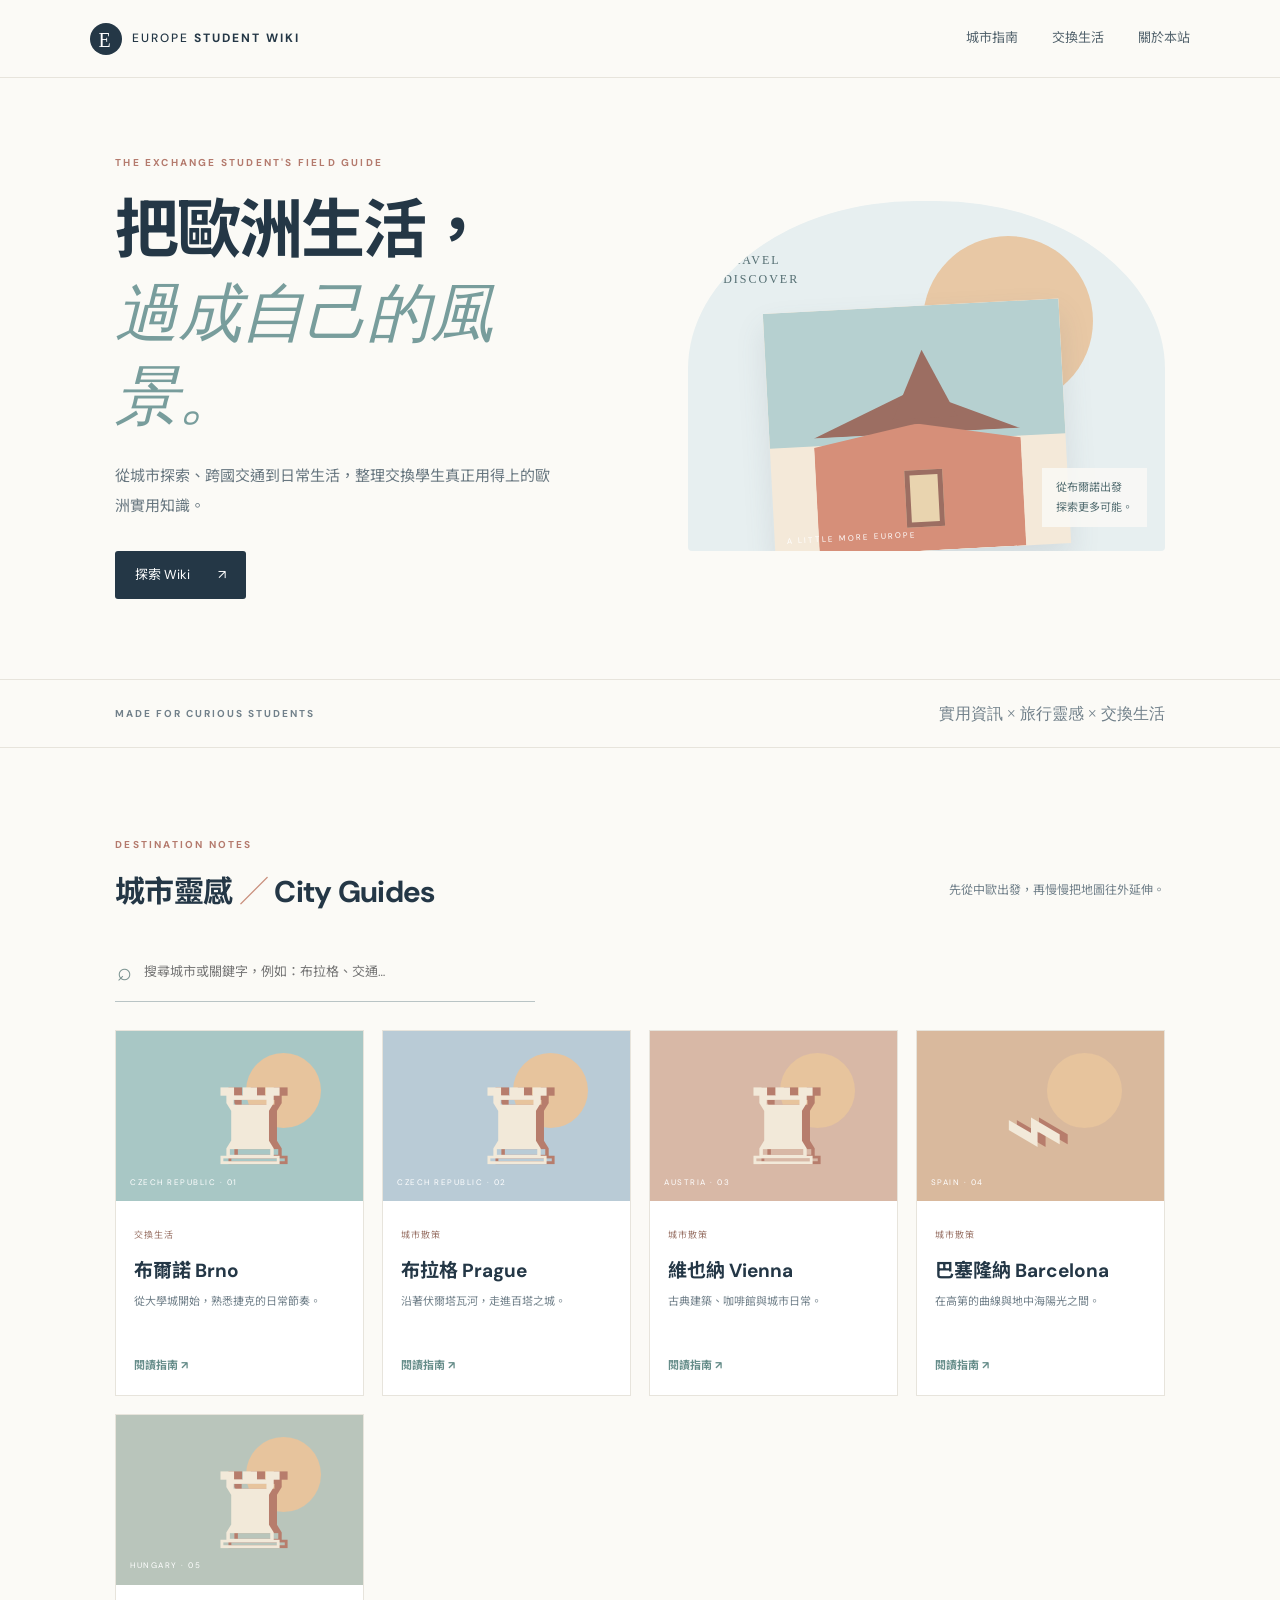
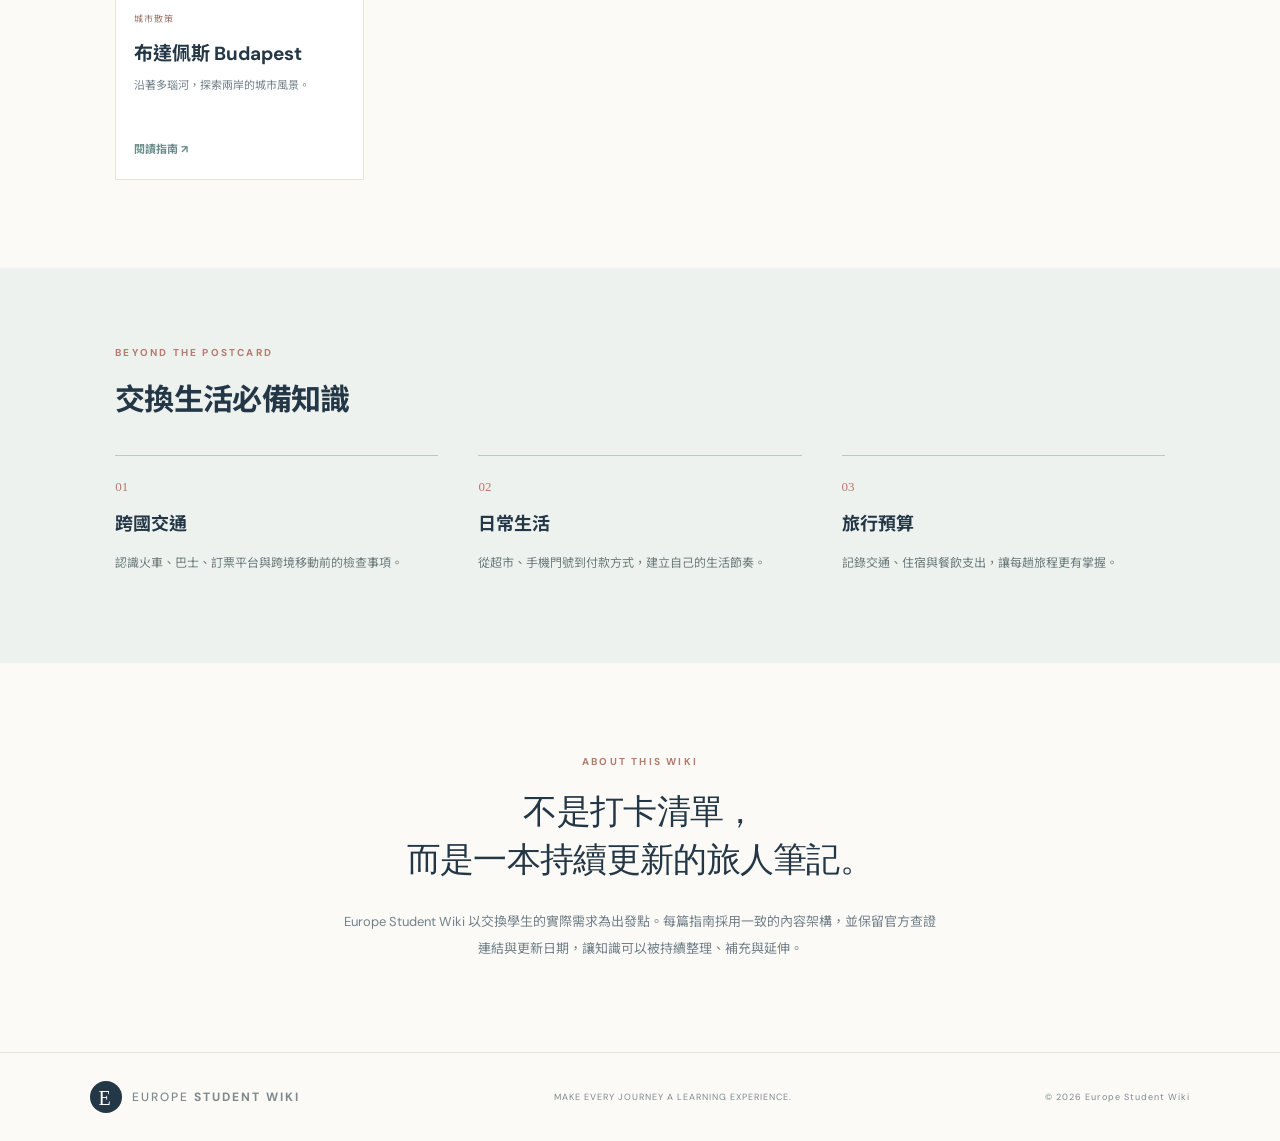
<file: index.html>
<!doctype html>
<html lang="zh-Hant">
<head>
  <meta charset="utf-8">
  <meta name="viewport" content="width=device-width, initial-scale=1">
  <meta name="description" content="給交換學生與自由行旅人的歐洲生活、城市與交通知識庫。">
  <title>Europe Student Wiki｜歐洲交換生指南</title>
  <link rel="preconnect" href="https://fonts.googleapis.com">
  <link rel="preconnect" href="https://fonts.gstatic.com" crossorigin>
  <link href="https://fonts.googleapis.com/css2?family=DM+Sans:wght@400;500;600;700&family=Noto+Sans+TC:wght@400;500;600;700;800&display=swap" rel="stylesheet">
  <link rel="stylesheet" href="css/style.css">
</head>
<body>
  <header class="site-header">
    <a class="brand" href="index.html"><span class="brand-mark">E</span><span>EUROPE <b>STUDENT WIKI</b></span></a>
    <button class="menu-toggle" aria-label="開啟導覽選單" aria-expanded="false">☰</button>
    <nav class="main-nav" aria-label="主要導覽">
      <a href="#guides">城市指南</a><a href="#essentials">交換生活</a><a href="#about">關於本站</a>
    </nav>
  </header>

  <main>
    <section class="hero">
      <div class="hero-copy">
        <p class="eyebrow">THE EXCHANGE STUDENT'S FIELD GUIDE</p>
        <h1>把歐洲生活，<br><em>過成自己的風景。</em></h1>
        <p class="hero-intro">從城市探索、跨國交通到日常生活，整理交換學生真正用得上的歐洲實用知識。</p>
        <a class="button button-dark" href="#guides">探索 Wiki <span aria-hidden="true">↗</span></a>
      </div>
      <div class="hero-art" role="img" aria-label="歐洲旅行城市與地圖的編輯風格插畫">
        <div class="sun"></div><div class="hero-stamp">STUDY<br>· TRAVEL<br>· DISCOVER</div>
        <div class="postcard">
          <div class="postcard-sky"></div><div class="postcard-roof roof-one"></div><div class="postcard-roof roof-two"></div>
          <div class="postcard-building"></div><div class="postcard-window"></div>
          <span class="postcard-label">A LITTLE MORE EUROPE</span>
        </div>
        <span class="hero-note">從布爾諾出發<br>探索更多可能。</span>
      </div>
    </section>

    <section class="intro-strip">
      <p>MADE FOR CURIOUS STUDENTS</p>
      <span>實用資訊 × 旅行靈感 × 交換生活</span>
    </section>

    <section class="section" id="guides">
      <div class="section-heading">
        <div><p class="eyebrow">DESTINATION NOTES</p><h2>城市靈感 <span>／</span> City Guides</h2></div>
        <p class="section-desc">先從中歐出發，再慢慢把地圖往外延伸。</p>
      </div>
      <label class="search-box"><span aria-hidden="true">⌕</span><input id="guide-search" type="search" placeholder="搜尋城市或關鍵字，例如：布拉格、交通…" aria-label="搜尋指南"></label>
      <div class="guide-grid" id="guide-grid">
        <a class="guide-card featured" href="pages/brno.html" data-search="brno 布爾諾 捷克 交換生活 大學">
          <div class="card-art art-brno"><span class="art-sun"></span><span class="art-tower">♜</span><small>CZECH REPUBLIC · 01</small></div>
          <div class="card-body"><span class="tag">交換生活</span><h3>布爾諾 Brno</h3><p>從大學城開始，熟悉捷克的日常節奏。</p><span class="card-link">閱讀指南 ↗</span></div>
        </a>
        <a class="guide-card" href="pages/prague.html" data-search="prague 布拉格 捷克 城市 旅遊">
          <div class="card-art art-prague"><span class="art-sun"></span><span class="art-tower">♜</span><small>CZECH REPUBLIC · 02</small></div>
          <div class="card-body"><span class="tag">城市散策</span><h3>布拉格 Prague</h3><p>沿著伏爾塔瓦河，走進百塔之城。</p><span class="card-link">閱讀指南 ↗</span></div>
        </a>
        <a class="guide-card" href="pages/vienna.html" data-search="vienna 維也納 奧地利 音樂 城市">
          <div class="card-art art-vienna"><span class="art-sun"></span><span class="art-tower">♜</span><small>AUSTRIA · 03</small></div>
          <div class="card-body"><span class="tag">城市散策</span><h3>維也納 Vienna</h3><p>古典建築、咖啡館與城市日常。</p><span class="card-link">閱讀指南 ↗</span></div>
        </a>
        <a class="guide-card" href="pages/barcelona.html" data-search="barcelona 巴塞隆納 西班牙 高第 海邊">
          <div class="card-art art-barcelona"><span class="art-sun"></span><span class="art-tower">⌁</span><small>SPAIN · 04</small></div>
          <div class="card-body"><span class="tag">城市散策</span><h3>巴塞隆納 Barcelona</h3><p>在高第的曲線與地中海陽光之間。</p><span class="card-link">閱讀指南 ↗</span></div>
        </a>
        <a class="guide-card" href="pages/budapest.html" data-search="budapest 布達佩斯 匈牙利 多瑙河 城市 溫泉">
          <div class="card-art art-budapest"><span class="art-sun"></span><span class="art-tower">♜</span><small>HUNGARY · 05</small></div>
          <div class="card-body"><span class="tag">城市散策</span><h3>布達佩斯 Budapest</h3><p>沿著多瑙河，探索兩岸的城市風景。</p><span class="card-link">閱讀指南 ↗</span></div>
        </a>
      </div>
      <p class="empty-state" id="empty-state" hidden>找不到符合的指南，試試其他關鍵字。</p>
    </section>

    <section class="essentials" id="essentials">
      <div class="section-heading">
        <div><p class="eyebrow">BEYOND THE POSTCARD</p><h2>交換生活必備知識</h2></div>
      </div>
      <div class="essentials-grid">
        <article><span class="essential-no">01</span><h3>跨國交通</h3><p>認識火車、巴士、訂票平台與跨境移動前的檢查事項。</p></article>
        <article><span class="essential-no">02</span><h3>日常生活</h3><p>從超市、手機門號到付款方式，建立自己的生活節奏。</p></article>
        <article><span class="essential-no">03</span><h3>旅行預算</h3><p>記錄交通、住宿與餐飲支出，讓每趟旅程更有掌握。</p></article>
      </div>
    </section>

    <section class="about-section" id="about">
      <p class="eyebrow">ABOUT THIS WIKI</p><h2>不是打卡清單，<br>而是一本持續更新的旅人筆記。</h2>
      <p>Europe Student Wiki 以交換學生的實際需求為出發點。每篇指南採用一致的內容架構，並保留官方查證連結與更新日期，讓知識可以被持續整理、補充與延伸。</p>
    </section>
  </main>

  <footer class="site-footer"><a class="brand" href="index.html"><span class="brand-mark">E</span><span>EUROPE <b>STUDENT WIKI</b></span></a><span>MAKE EVERY JOURNEY A LEARNING EXPERIENCE.</span><span>© 2026 Europe Student Wiki</span></footer>
  <script src="js/main.js"></script>
</body>
</html>
</file>
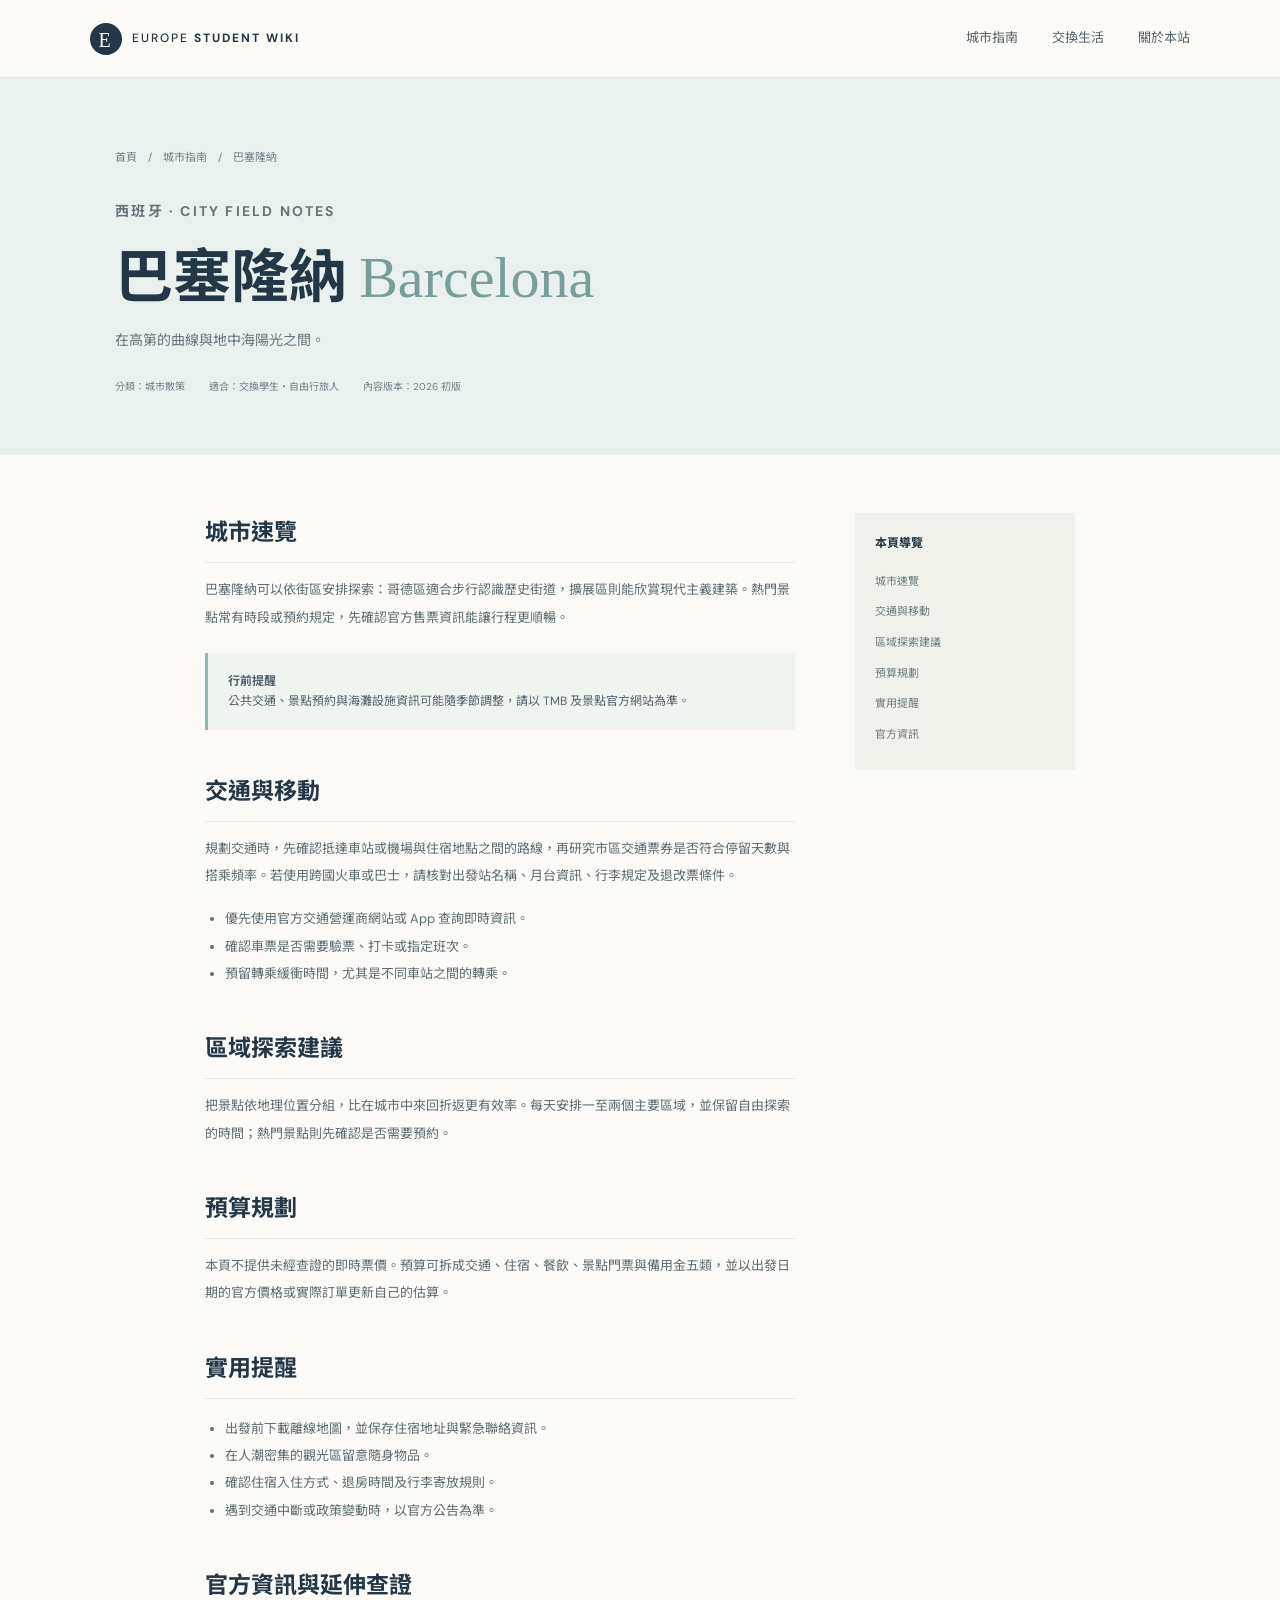
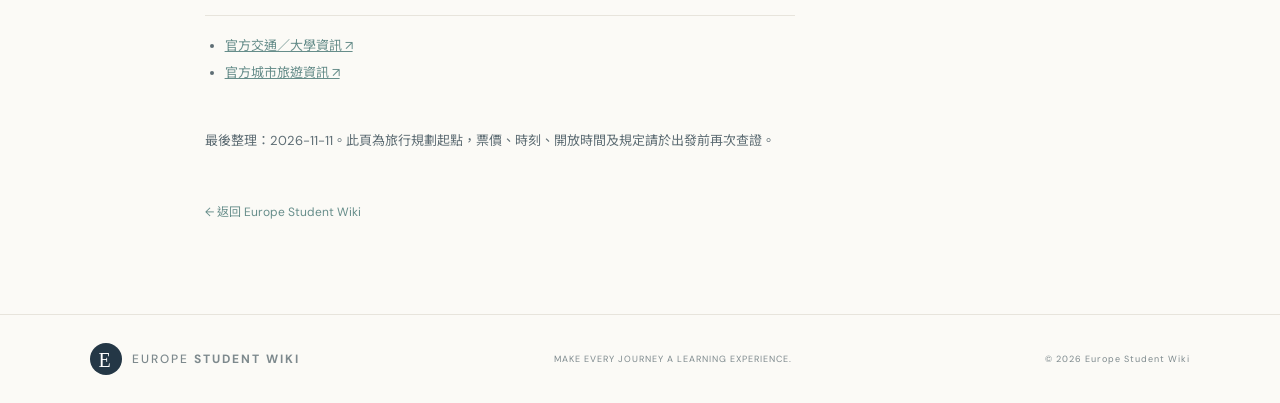
<file: pages/barcelona.html>
<!doctype html>
<html lang="zh-Hant"><head><meta charset="utf-8"><meta name="viewport" content="width=device-width, initial-scale=1"><meta name="description" content="巴塞隆納Barcelona交換生與旅人城市指南。"><title>巴塞隆納 Barcelona｜Europe Student Wiki</title><link rel="stylesheet" href="../css/style.css"></head>
<body>
<header class="site-header"><a class="brand" href="../index.html"><span class="brand-mark">E</span><span>EUROPE <b>STUDENT WIKI</b></span></a><button class="menu-toggle" aria-label="開啟導覽選單" aria-expanded="false">☰</button><nav class="main-nav" aria-label="主要導覽"><a href="../index.html#guides">城市指南</a><a href="../index.html#essentials">交換生活</a><a href="../index.html#about">關於本站</a></nav></header>
<main><section class="guide-hero"><div class="breadcrumbs"><a href="../index.html">首頁</a>　/　城市指南　/　巴塞隆納</div><p class="eyebrow">西班牙 · CITY FIELD NOTES</p><h1>巴塞隆納 <span>Barcelona</span></h1><p>在高第的曲線與地中海陽光之間。</p><div class="guide-meta"><span>分類：城市散策</span><span>適合：交換學生・自由行旅人</span><span>內容版本：2026 初版</span></div></section>
<div class="article-layout"><article class="article-content">
<h2 id="overview">城市速覽</h2><p>巴塞隆納可以依街區安排探索：哥德區適合步行認識歷史街道，擴展區則能欣賞現代主義建築。熱門景點常有時段或預約規定，先確認官方售票資訊能讓行程更順暢。</p><div class="info-box"><b>行前提醒</b><br>公共交通、景點預約與海灘設施資訊可能隨季節調整，請以 TMB 及景點官方網站為準。</div>
<h2 id="getting-around">交通與移動</h2><p>規劃交通時，先確認抵達車站或機場與住宿地點之間的路線，再研究市區交通票券是否符合停留天數與搭乘頻率。若使用跨國火車或巴士，請核對出發站名稱、月台資訊、行李規定及退改票條件。</p><ul><li>優先使用官方交通營運商網站或 App 查詢即時資訊。</li><li>確認車票是否需要驗票、打卡或指定班次。</li><li>預留轉乘緩衝時間，尤其是不同車站之間的轉乘。</li></ul>
<h2 id="places">區域探索建議</h2><p>把景點依地理位置分組，比在城市中來回折返更有效率。每天安排一至兩個主要區域，並保留自由探索的時間；熱門景點則先確認是否需要預約。</p>
<h2 id="budget">預算規劃</h2><p>本頁不提供未經查證的即時票價。預算可拆成交通、住宿、餐飲、景點門票與備用金五類，並以出發日期的官方價格或實際訂單更新自己的估算。</p>
<h2 id="tips">實用提醒</h2><ul><li>出發前下載離線地圖，並保存住宿地址與緊急聯絡資訊。</li><li>在人潮密集的觀光區留意隨身物品。</li><li>確認住宿入住方式、退房時間及行李寄放規則。</li><li>遇到交通中斷或政策變動時，以官方公告為準。</li></ul>
<h2 id="sources">官方資訊與延伸查證</h2><ul class="sources"><li><a href="https://www.tmb.cat/en/home" target="_blank" rel="noopener">官方交通／大學資訊 ↗</a></li><li><a href="https://www.barcelonaturisme.com/wv3/en/" target="_blank" rel="noopener">官方城市旅遊資訊 ↗</a></li></ul>
<p class="page-footer-note">最後整理：2026-11-11。此頁為旅行規劃起點，票價、時刻、開放時間及規定請於出發前再次查證。</p><a class="back-link" href="../index.html">← 返回 Europe Student Wiki</a>
</article><aside class="article-aside"><h3>本頁導覽</h3><a href="#overview">城市速覽</a><a href="#getting-around">交通與移動</a><a href="#places">區域探索建議</a><a href="#budget">預算規劃</a><a href="#tips">實用提醒</a><a href="#sources">官方資訊</a></aside></div></main>
<footer class="site-footer"><a class="brand" href="../index.html"><span class="brand-mark">E</span><span>EUROPE <b>STUDENT WIKI</b></span></a><span>MAKE EVERY JOURNEY A LEARNING EXPERIENCE.</span><span>© 2026 Europe Student Wiki</span></footer><script src="../js/main.js"></script></body></html>
</file>
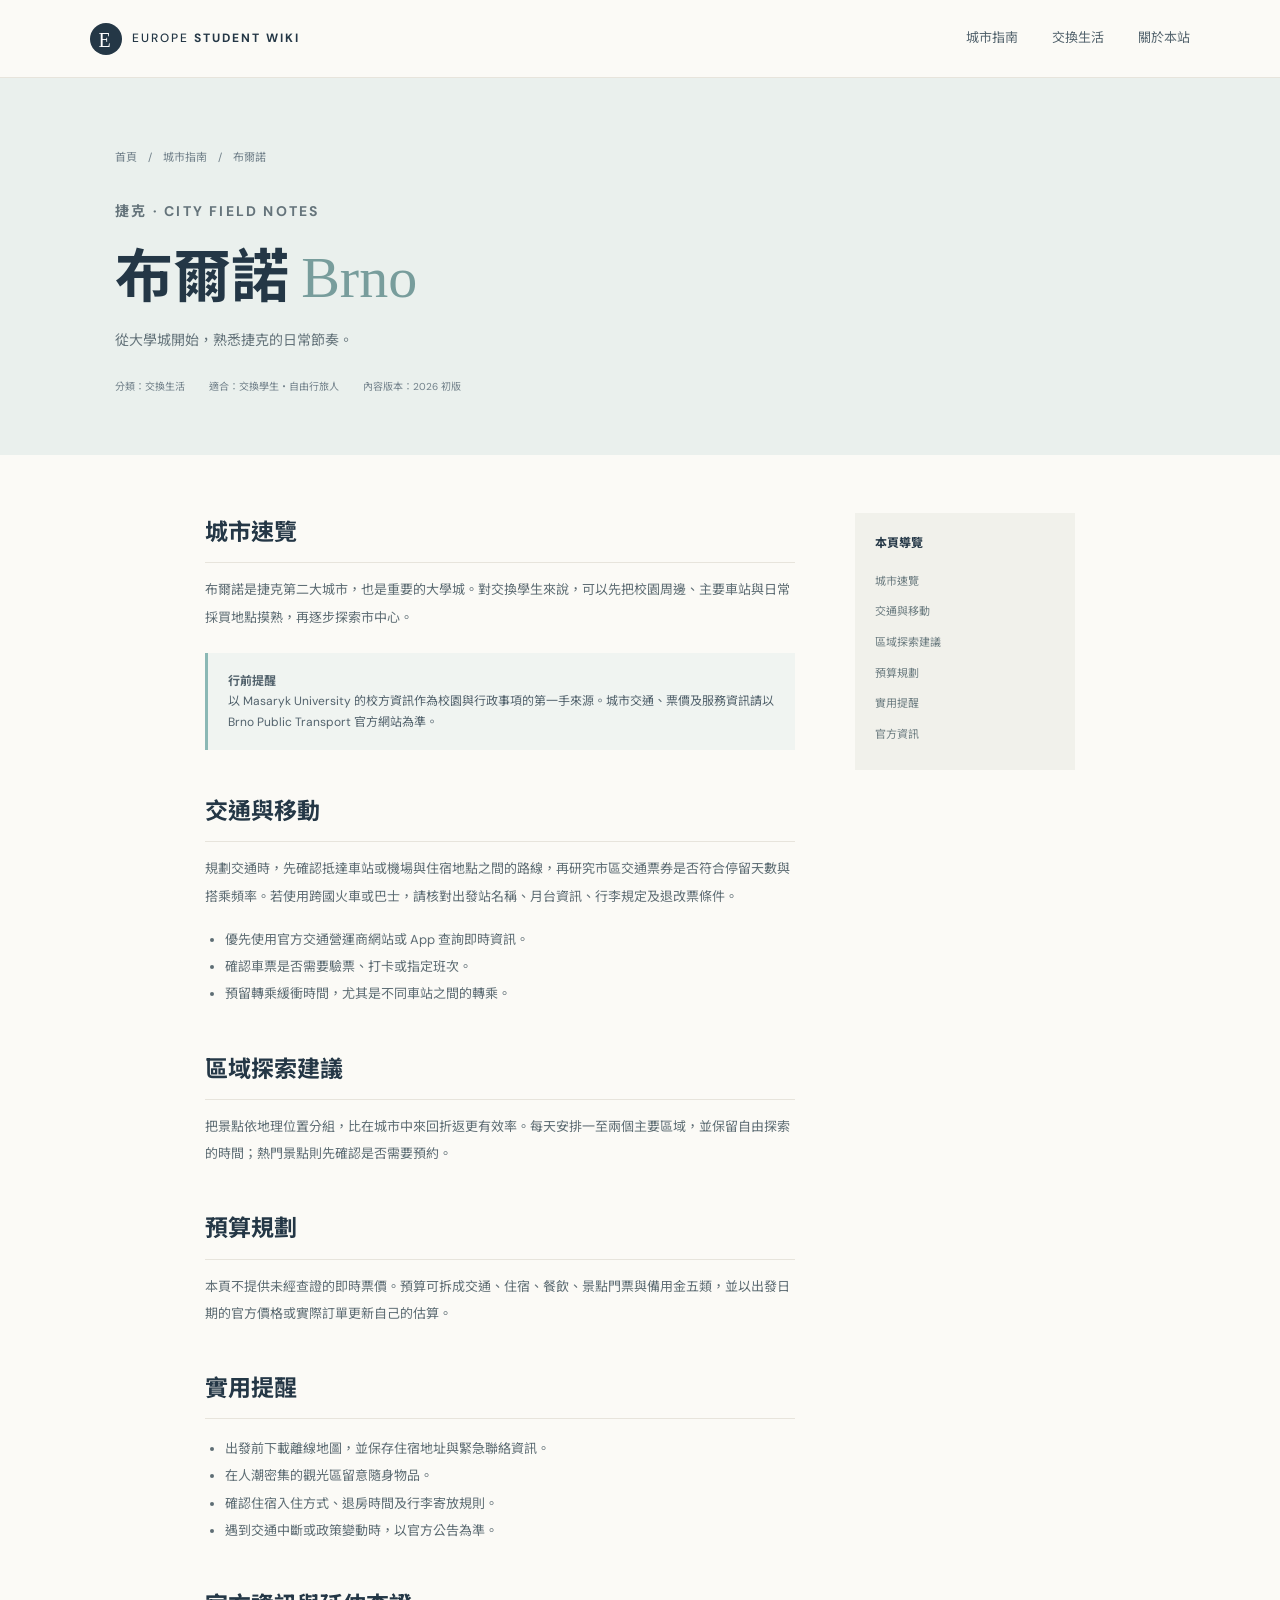
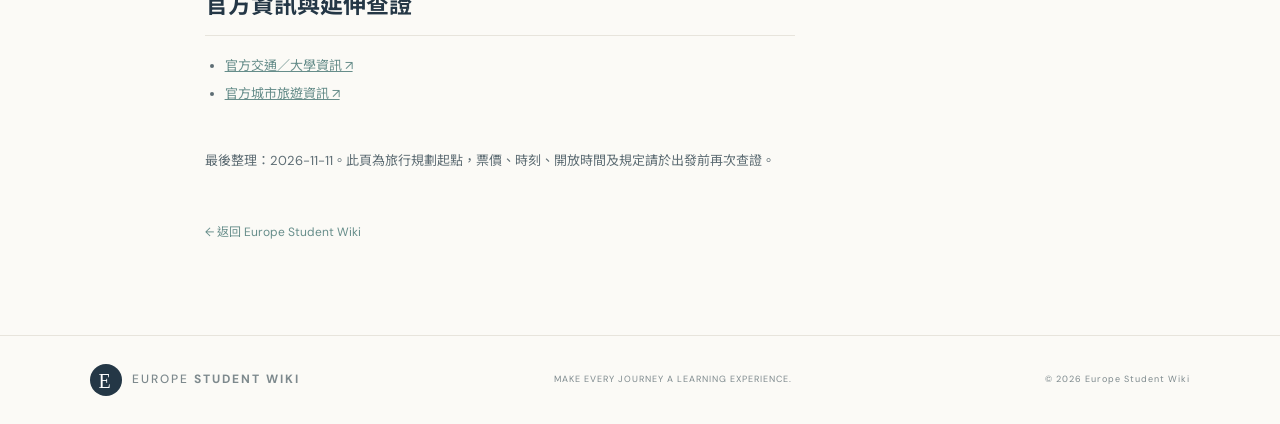
<file: pages/brno.html>
<!doctype html>
<html lang="zh-Hant"><head><meta charset="utf-8"><meta name="viewport" content="width=device-width, initial-scale=1"><meta name="description" content="布爾諾Brno交換生與旅人城市指南。"><title>布爾諾 Brno｜Europe Student Wiki</title><link rel="stylesheet" href="../css/style.css"></head>
<body>
<header class="site-header"><a class="brand" href="../index.html"><span class="brand-mark">E</span><span>EUROPE <b>STUDENT WIKI</b></span></a><button class="menu-toggle" aria-label="開啟導覽選單" aria-expanded="false">☰</button><nav class="main-nav" aria-label="主要導覽"><a href="../index.html#guides">城市指南</a><a href="../index.html#essentials">交換生活</a><a href="../index.html#about">關於本站</a></nav></header>
<main><section class="guide-hero"><div class="breadcrumbs"><a href="../index.html">首頁</a>　/　城市指南　/　布爾諾</div><p class="eyebrow">捷克 · CITY FIELD NOTES</p><h1>布爾諾 <span>Brno</span></h1><p>從大學城開始，熟悉捷克的日常節奏。</p><div class="guide-meta"><span>分類：交換生活</span><span>適合：交換學生・自由行旅人</span><span>內容版本：2026 初版</span></div></section>
<div class="article-layout"><article class="article-content">
<h2 id="overview">城市速覽</h2><p>布爾諾是捷克第二大城市，也是重要的大學城。對交換學生來說，可以先把校園周邊、主要車站與日常採買地點摸熟，再逐步探索市中心。</p><div class="info-box"><b>行前提醒</b><br>以 Masaryk University 的校方資訊作為校園與行政事項的第一手來源。城市交通、票價及服務資訊請以 Brno Public Transport 官方網站為準。</div>
<h2 id="getting-around">交通與移動</h2><p>規劃交通時，先確認抵達車站或機場與住宿地點之間的路線，再研究市區交通票券是否符合停留天數與搭乘頻率。若使用跨國火車或巴士，請核對出發站名稱、月台資訊、行李規定及退改票條件。</p><ul><li>優先使用官方交通營運商網站或 App 查詢即時資訊。</li><li>確認車票是否需要驗票、打卡或指定班次。</li><li>預留轉乘緩衝時間，尤其是不同車站之間的轉乘。</li></ul>
<h2 id="places">區域探索建議</h2><p>把景點依地理位置分組，比在城市中來回折返更有效率。每天安排一至兩個主要區域，並保留自由探索的時間；熱門景點則先確認是否需要預約。</p>
<h2 id="budget">預算規劃</h2><p>本頁不提供未經查證的即時票價。預算可拆成交通、住宿、餐飲、景點門票與備用金五類，並以出發日期的官方價格或實際訂單更新自己的估算。</p>
<h2 id="tips">實用提醒</h2><ul><li>出發前下載離線地圖，並保存住宿地址與緊急聯絡資訊。</li><li>在人潮密集的觀光區留意隨身物品。</li><li>確認住宿入住方式、退房時間及行李寄放規則。</li><li>遇到交通中斷或政策變動時，以官方公告為準。</li></ul>
<h2 id="sources">官方資訊與延伸查證</h2><ul class="sources"><li><a href="https://www.muni.cz/en" target="_blank" rel="noopener">官方交通／大學資訊 ↗</a></li><li><a href="https://www.dpmb.cz/en" target="_blank" rel="noopener">官方城市旅遊資訊 ↗</a></li></ul>
<p class="page-footer-note">最後整理：2026-11-11。此頁為旅行規劃起點，票價、時刻、開放時間及規定請於出發前再次查證。</p><a class="back-link" href="../index.html">← 返回 Europe Student Wiki</a>
</article><aside class="article-aside"><h3>本頁導覽</h3><a href="#overview">城市速覽</a><a href="#getting-around">交通與移動</a><a href="#places">區域探索建議</a><a href="#budget">預算規劃</a><a href="#tips">實用提醒</a><a href="#sources">官方資訊</a></aside></div></main>
<footer class="site-footer"><a class="brand" href="../index.html"><span class="brand-mark">E</span><span>EUROPE <b>STUDENT WIKI</b></span></a><span>MAKE EVERY JOURNEY A LEARNING EXPERIENCE.</span><span>© 2026 Europe Student Wiki</span></footer><script src="../js/main.js"></script></body></html>
</file>
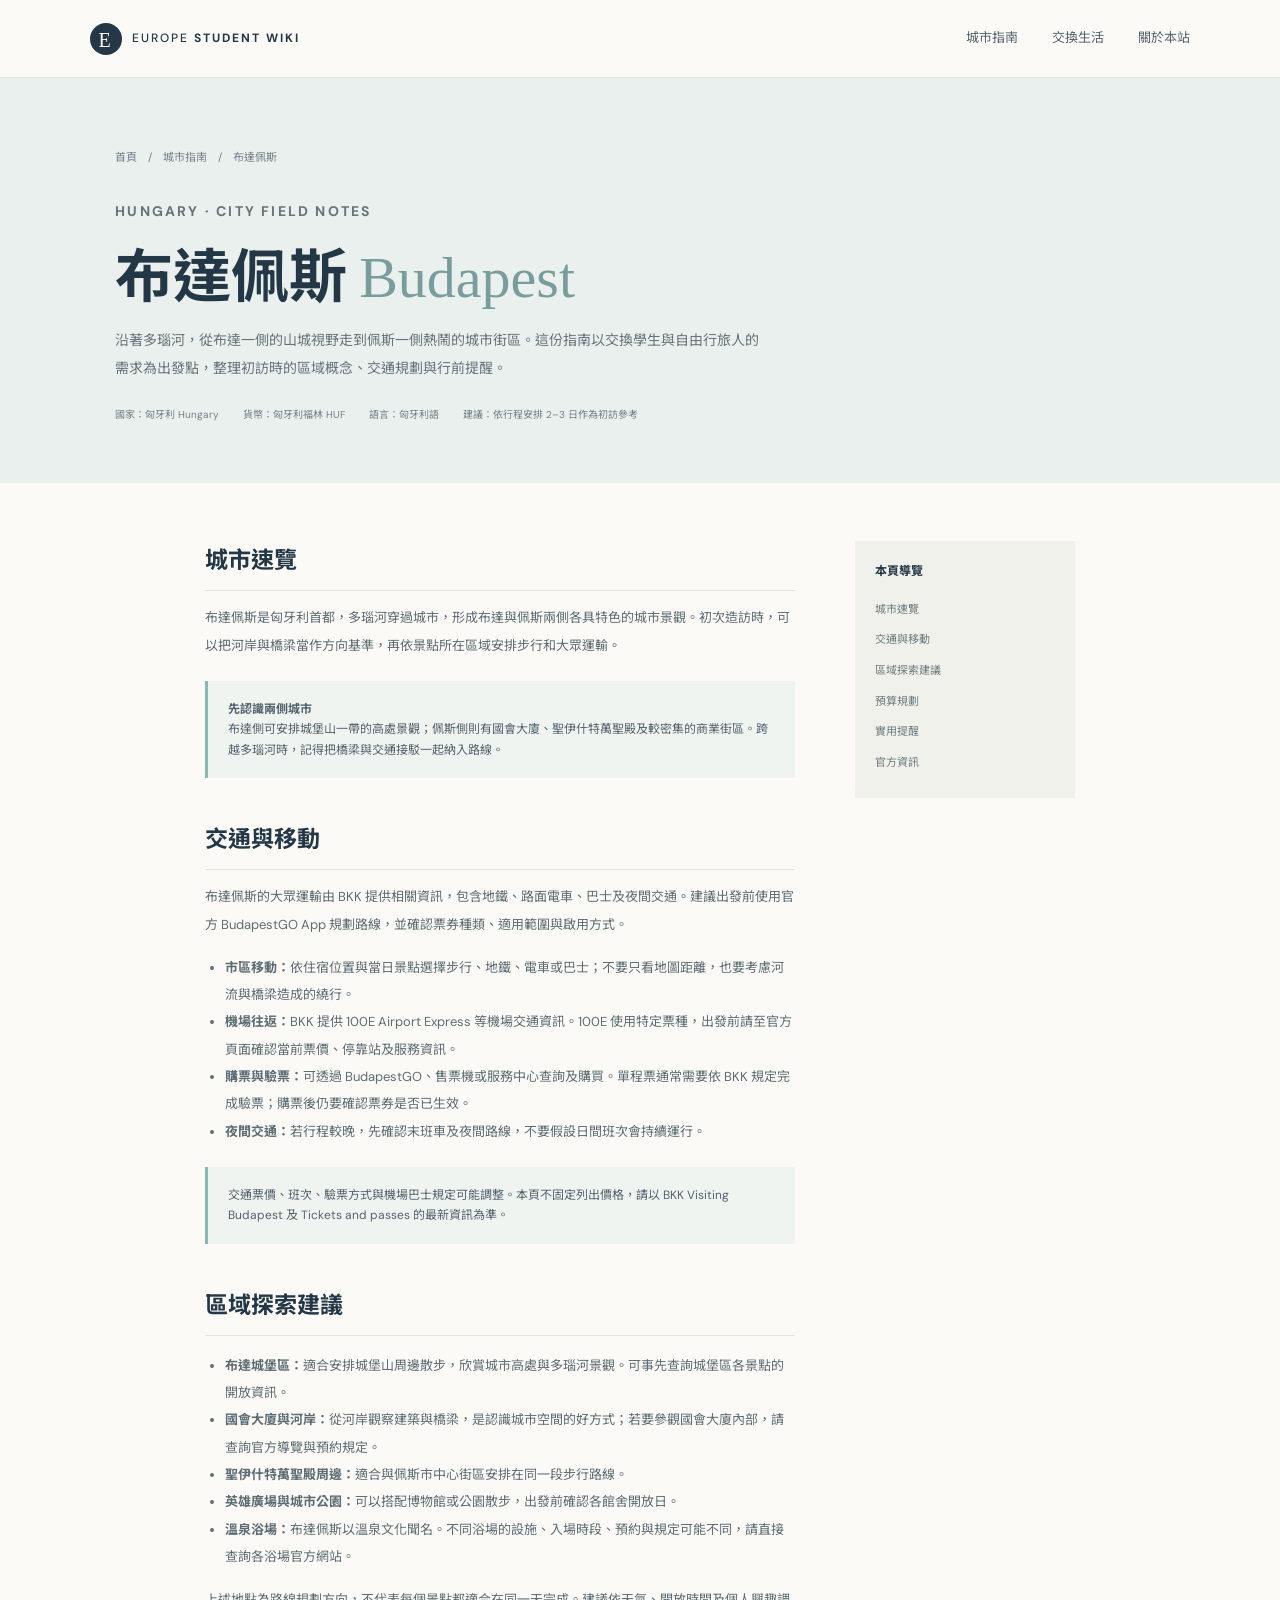
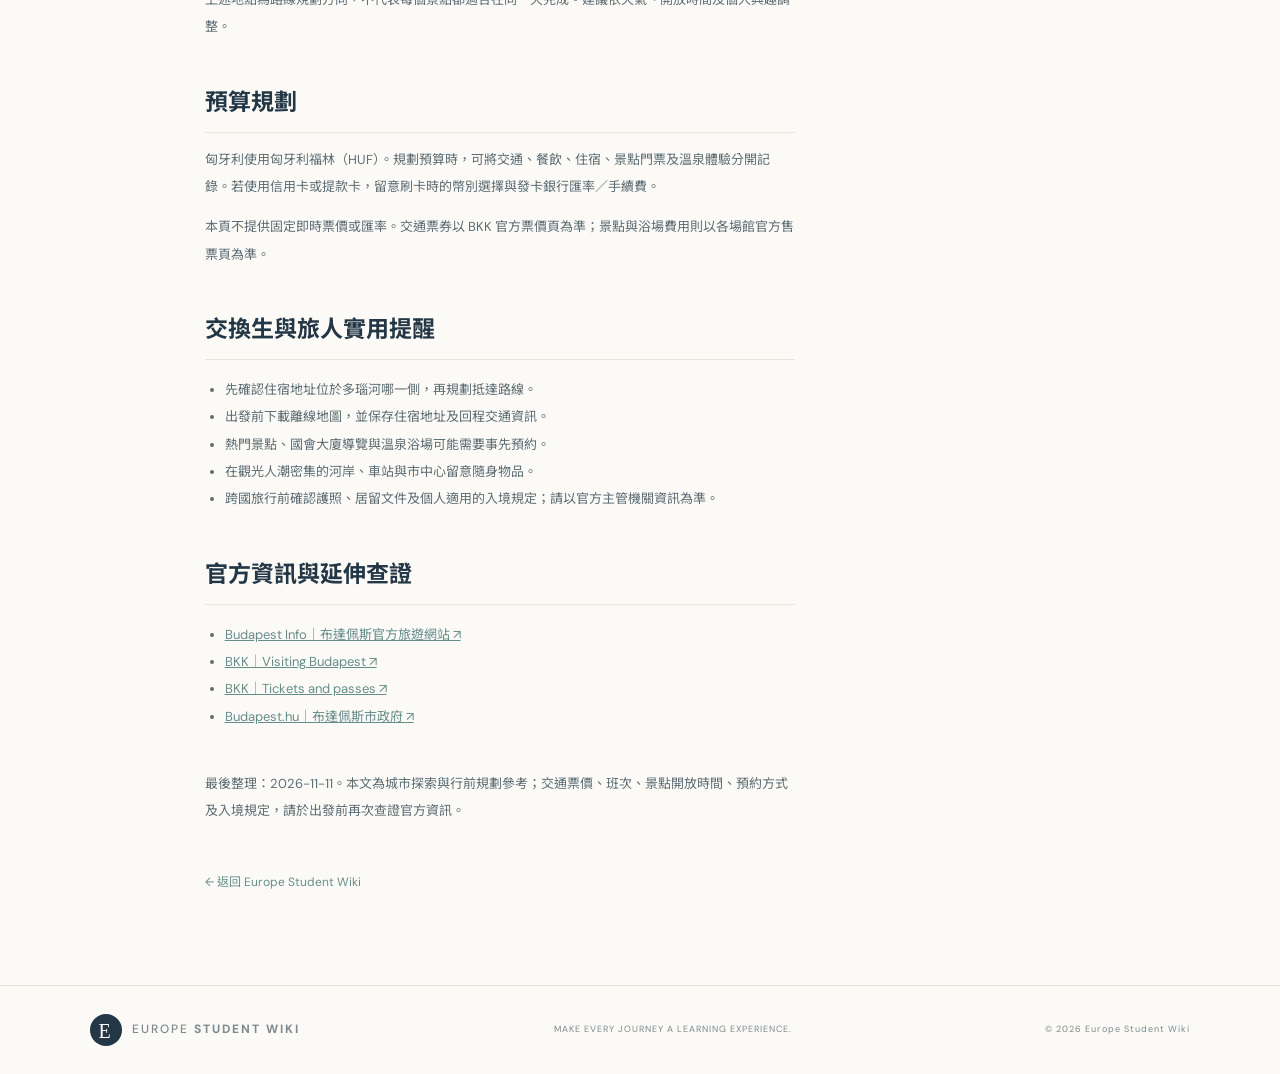
<file: pages/budapest.html>
<!doctype html>
<html lang="zh-Hant">
<head>
  <meta charset="utf-8">
  <meta name="viewport" content="width=device-width, initial-scale=1">
  <meta name="description" content="布達佩斯 Budapest 城市指南：多瑙河兩岸、城市交通、景點規劃與交換生旅行提醒。">
  <title>布達佩斯 Budapest｜Europe Student Wiki</title>
  <link rel="stylesheet" href="../css/style.css">
</head>
<body>
<header class="site-header">
  <a class="brand" href="../index.html"><span class="brand-mark">E</span><span>EUROPE <b>STUDENT WIKI</b></span></a>
  <button class="menu-toggle" aria-label="開啟導覽選單" aria-expanded="false">☰</button>
  <nav class="main-nav" aria-label="主要導覽">
    <a href="../index.html#guides">城市指南</a><a href="../index.html#essentials">交換生活</a><a href="../index.html#about">關於本站</a>
  </nav>
</header>

<main>
  <section class="guide-hero">
    <div class="breadcrumbs"><a href="../index.html">首頁</a>　/　城市指南　/　布達佩斯</div>
    <p class="eyebrow">HUNGARY · CITY FIELD NOTES</p>
    <h1>布達佩斯 <span>Budapest</span></h1>
    <p>沿著多瑙河，從布達一側的山城視野走到佩斯一側熱鬧的城市街區。這份指南以交換學生與自由行旅人的需求為出發點，整理初訪時的區域概念、交通規劃與行前提醒。</p>
    <div class="guide-meta">
      <span>國家：匈牙利 Hungary</span><span>貨幣：匈牙利福林 HUF</span><span>語言：匈牙利語</span><span>建議：依行程安排 2–3 日作為初訪參考</span>
    </div>
  </section>

  <div class="article-layout">
    <article class="article-content">
      <h2 id="overview">城市速覽</h2>
      <p>布達佩斯是匈牙利首都，多瑙河穿過城市，形成布達與佩斯兩側各具特色的城市景觀。初次造訪時，可以把河岸與橋梁當作方向基準，再依景點所在區域安排步行和大眾運輸。</p>
      <div class="info-box"><b>先認識兩側城市</b><br>布達側可安排城堡山一帶的高處景觀；佩斯側則有國會大廈、聖伊什特萬聖殿及較密集的商業街區。跨越多瑙河時，記得把橋梁與交通接駁一起納入路線。</div>

      <h2 id="getting-around">交通與移動</h2>
      <p>布達佩斯的大眾運輸由 BKK 提供相關資訊，包含地鐵、路面電車、巴士及夜間交通。建議出發前使用官方 BudapestGO App 規劃路線，並確認票券種類、適用範圍與啟用方式。</p>
      <ul>
        <li><b>市區移動：</b>依住宿位置與當日景點選擇步行、地鐵、電車或巴士；不要只看地圖距離，也要考慮河流與橋梁造成的繞行。</li>
        <li><b>機場往返：</b>BKK 提供 100E Airport Express 等機場交通資訊。100E 使用特定票種，出發前請至官方頁面確認當前票價、停靠站及服務資訊。</li>
        <li><b>購票與驗票：</b>可透過 BudapestGO、售票機或服務中心查詢及購買。單程票通常需要依 BKK 規定完成驗票；購票後仍要確認票券是否已生效。</li>
        <li><b>夜間交通：</b>若行程較晚，先確認末班車及夜間路線，不要假設日間班次會持續運行。</li>
      </ul>
      <div class="info-box">交通票價、班次、驗票方式與機場巴士規定可能調整。本頁不固定列出價格，請以 <a href="https://bkk.hu/en/visiting-budapest/" target="_blank" rel="noopener">BKK Visiting Budapest</a> 及 <a href="https://bkk.hu/en/visiting-budapest/tickets-and-passes" target="_blank" rel="noopener">Tickets and passes</a> 的最新資訊為準。</div>

      <h2 id="places">區域探索建議</h2>
      <ul>
        <li><b>布達城堡區：</b>適合安排城堡山周邊散步，欣賞城市高處與多瑙河景觀。可事先查詢城堡區各景點的開放資訊。</li>
        <li><b>國會大廈與河岸：</b>從河岸觀察建築與橋梁，是認識城市空間的好方式；若要參觀國會大廈內部，請查詢官方導覽與預約規定。</li>
        <li><b>聖伊什特萬聖殿周邊：</b>適合與佩斯市中心街區安排在同一段步行路線。</li>
        <li><b>英雄廣場與城市公園：</b>可以搭配博物館或公園散步，出發前確認各館舍開放日。</li>
        <li><b>溫泉浴場：</b>布達佩斯以溫泉文化聞名。不同浴場的設施、入場時段、預約與規定可能不同，請直接查詢各浴場官方網站。</li>
      </ul>
      <p>上述地點為路線規劃方向，不代表每個景點都適合在同一天完成。建議依天氣、開放時間及個人興趣調整。</p>

      <h2 id="budget">預算規劃</h2>
      <p>匈牙利使用匈牙利福林（HUF）。規劃預算時，可將交通、餐飲、住宿、景點門票及溫泉體驗分開記錄。若使用信用卡或提款卡，留意刷卡時的幣別選擇與發卡銀行匯率／手續費。</p>
      <p>本頁不提供固定即時票價或匯率。交通票券以 BKK 官方票價頁為準；景點與浴場費用則以各場館官方售票頁為準。</p>

      <h2 id="tips">交換生與旅人實用提醒</h2>
      <ul>
        <li>先確認住宿地址位於多瑙河哪一側，再規劃抵達路線。</li>
        <li>出發前下載離線地圖，並保存住宿地址及回程交通資訊。</li>
        <li>熱門景點、國會大廈導覽與溫泉浴場可能需要事先預約。</li>
        <li>在觀光人潮密集的河岸、車站與市中心留意隨身物品。</li>
        <li>跨國旅行前確認護照、居留文件及個人適用的入境規定；請以官方主管機關資訊為準。</li>
      </ul>

      <h2 id="sources">官方資訊與延伸查證</h2>
      <ul class="sources">
        <li><a href="https://budapestinfo.hu/en" target="_blank" rel="noopener">Budapest Info｜布達佩斯官方旅遊網站 ↗</a></li>
        <li><a href="https://bkk.hu/en/visiting-budapest/" target="_blank" rel="noopener">BKK｜Visiting Budapest ↗</a></li>
        <li><a href="https://bkk.hu/en/visiting-budapest/tickets-and-passes" target="_blank" rel="noopener">BKK｜Tickets and passes ↗</a></li>
        <li><a href="https://budapest.hu/en" target="_blank" rel="noopener">Budapest.hu｜布達佩斯市政府 ↗</a></li>
      </ul>

      <p class="page-footer-note">最後整理：2026-11-11。本文為城市探索與行前規劃參考；交通票價、班次、景點開放時間、預約方式及入境規定，請於出發前再次查證官方資訊。</p>
      <a class="back-link" href="../index.html">← 返回 Europe Student Wiki</a>
    </article>

    <aside class="article-aside">
      <h3>本頁導覽</h3>
      <a href="#overview">城市速覽</a>
      <a href="#getting-around">交通與移動</a>
      <a href="#places">區域探索建議</a>
      <a href="#budget">預算規劃</a>
      <a href="#tips">實用提醒</a>
      <a href="#sources">官方資訊</a>
    </aside>
  </div>
</main>

<footer class="site-footer">
  <a class="brand" href="../index.html"><span class="brand-mark">E</span><span>EUROPE <b>STUDENT WIKI</b></span></a>
  <span>MAKE EVERY JOURNEY A LEARNING EXPERIENCE.</span>
  <span>© 2026 Europe Student Wiki</span>
</footer>
<script src="../js/main.js"></script>
</body>
</html>
</file>
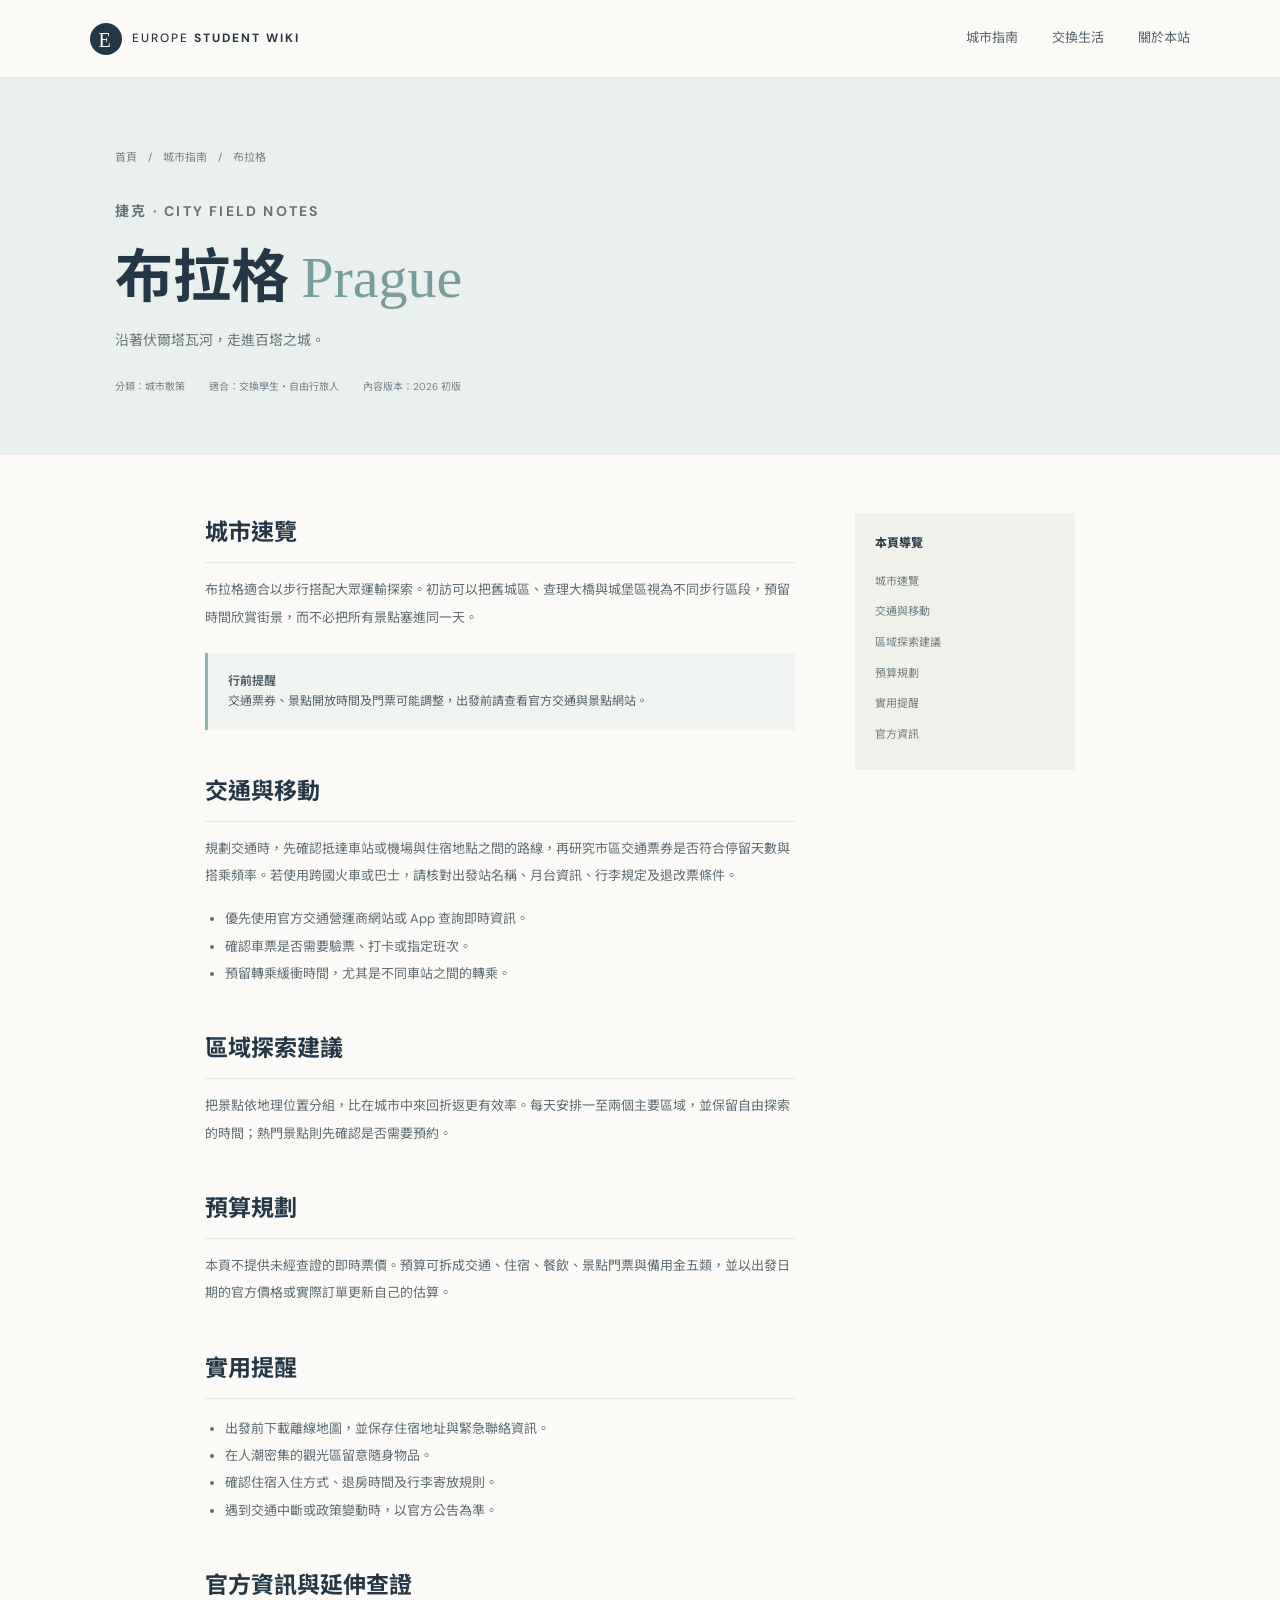
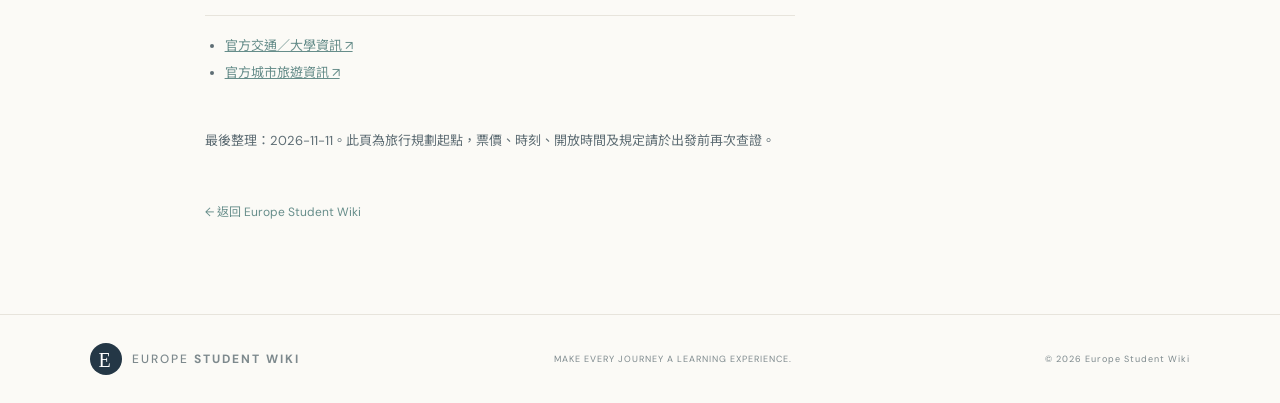
<file: pages/prague.html>
<!doctype html>
<html lang="zh-Hant"><head><meta charset="utf-8"><meta name="viewport" content="width=device-width, initial-scale=1"><meta name="description" content="布拉格Prague交換生與旅人城市指南。"><title>布拉格 Prague｜Europe Student Wiki</title><link rel="stylesheet" href="../css/style.css"></head>
<body>
<header class="site-header"><a class="brand" href="../index.html"><span class="brand-mark">E</span><span>EUROPE <b>STUDENT WIKI</b></span></a><button class="menu-toggle" aria-label="開啟導覽選單" aria-expanded="false">☰</button><nav class="main-nav" aria-label="主要導覽"><a href="../index.html#guides">城市指南</a><a href="../index.html#essentials">交換生活</a><a href="../index.html#about">關於本站</a></nav></header>
<main><section class="guide-hero"><div class="breadcrumbs"><a href="../index.html">首頁</a>　/　城市指南　/　布拉格</div><p class="eyebrow">捷克 · CITY FIELD NOTES</p><h1>布拉格 <span>Prague</span></h1><p>沿著伏爾塔瓦河，走進百塔之城。</p><div class="guide-meta"><span>分類：城市散策</span><span>適合：交換學生・自由行旅人</span><span>內容版本：2026 初版</span></div></section>
<div class="article-layout"><article class="article-content">
<h2 id="overview">城市速覽</h2><p>布拉格適合以步行搭配大眾運輸探索。初訪可以把舊城區、查理大橋與城堡區視為不同步行區段，預留時間欣賞街景，而不必把所有景點塞進同一天。</p><div class="info-box"><b>行前提醒</b><br>交通票券、景點開放時間及門票可能調整，出發前請查看官方交通與景點網站。</div>
<h2 id="getting-around">交通與移動</h2><p>規劃交通時，先確認抵達車站或機場與住宿地點之間的路線，再研究市區交通票券是否符合停留天數與搭乘頻率。若使用跨國火車或巴士，請核對出發站名稱、月台資訊、行李規定及退改票條件。</p><ul><li>優先使用官方交通營運商網站或 App 查詢即時資訊。</li><li>確認車票是否需要驗票、打卡或指定班次。</li><li>預留轉乘緩衝時間，尤其是不同車站之間的轉乘。</li></ul>
<h2 id="places">區域探索建議</h2><p>把景點依地理位置分組，比在城市中來回折返更有效率。每天安排一至兩個主要區域，並保留自由探索的時間；熱門景點則先確認是否需要預約。</p>
<h2 id="budget">預算規劃</h2><p>本頁不提供未經查證的即時票價。預算可拆成交通、住宿、餐飲、景點門票與備用金五類，並以出發日期的官方價格或實際訂單更新自己的估算。</p>
<h2 id="tips">實用提醒</h2><ul><li>出發前下載離線地圖，並保存住宿地址與緊急聯絡資訊。</li><li>在人潮密集的觀光區留意隨身物品。</li><li>確認住宿入住方式、退房時間及行李寄放規則。</li><li>遇到交通中斷或政策變動時，以官方公告為準。</li></ul>
<h2 id="sources">官方資訊與延伸查證</h2><ul class="sources"><li><a href="https://www.dpp.cz/en" target="_blank" rel="noopener">官方交通／大學資訊 ↗</a></li><li><a href="https://www.hrad.cz/en" target="_blank" rel="noopener">官方城市旅遊資訊 ↗</a></li></ul>
<p class="page-footer-note">最後整理：2026-11-11。此頁為旅行規劃起點，票價、時刻、開放時間及規定請於出發前再次查證。</p><a class="back-link" href="../index.html">← 返回 Europe Student Wiki</a>
</article><aside class="article-aside"><h3>本頁導覽</h3><a href="#overview">城市速覽</a><a href="#getting-around">交通與移動</a><a href="#places">區域探索建議</a><a href="#budget">預算規劃</a><a href="#tips">實用提醒</a><a href="#sources">官方資訊</a></aside></div></main>
<footer class="site-footer"><a class="brand" href="../index.html"><span class="brand-mark">E</span><span>EUROPE <b>STUDENT WIKI</b></span></a><span>MAKE EVERY JOURNEY A LEARNING EXPERIENCE.</span><span>© 2026 Europe Student Wiki</span></footer><script src="../js/main.js"></script></body></html>
</file>
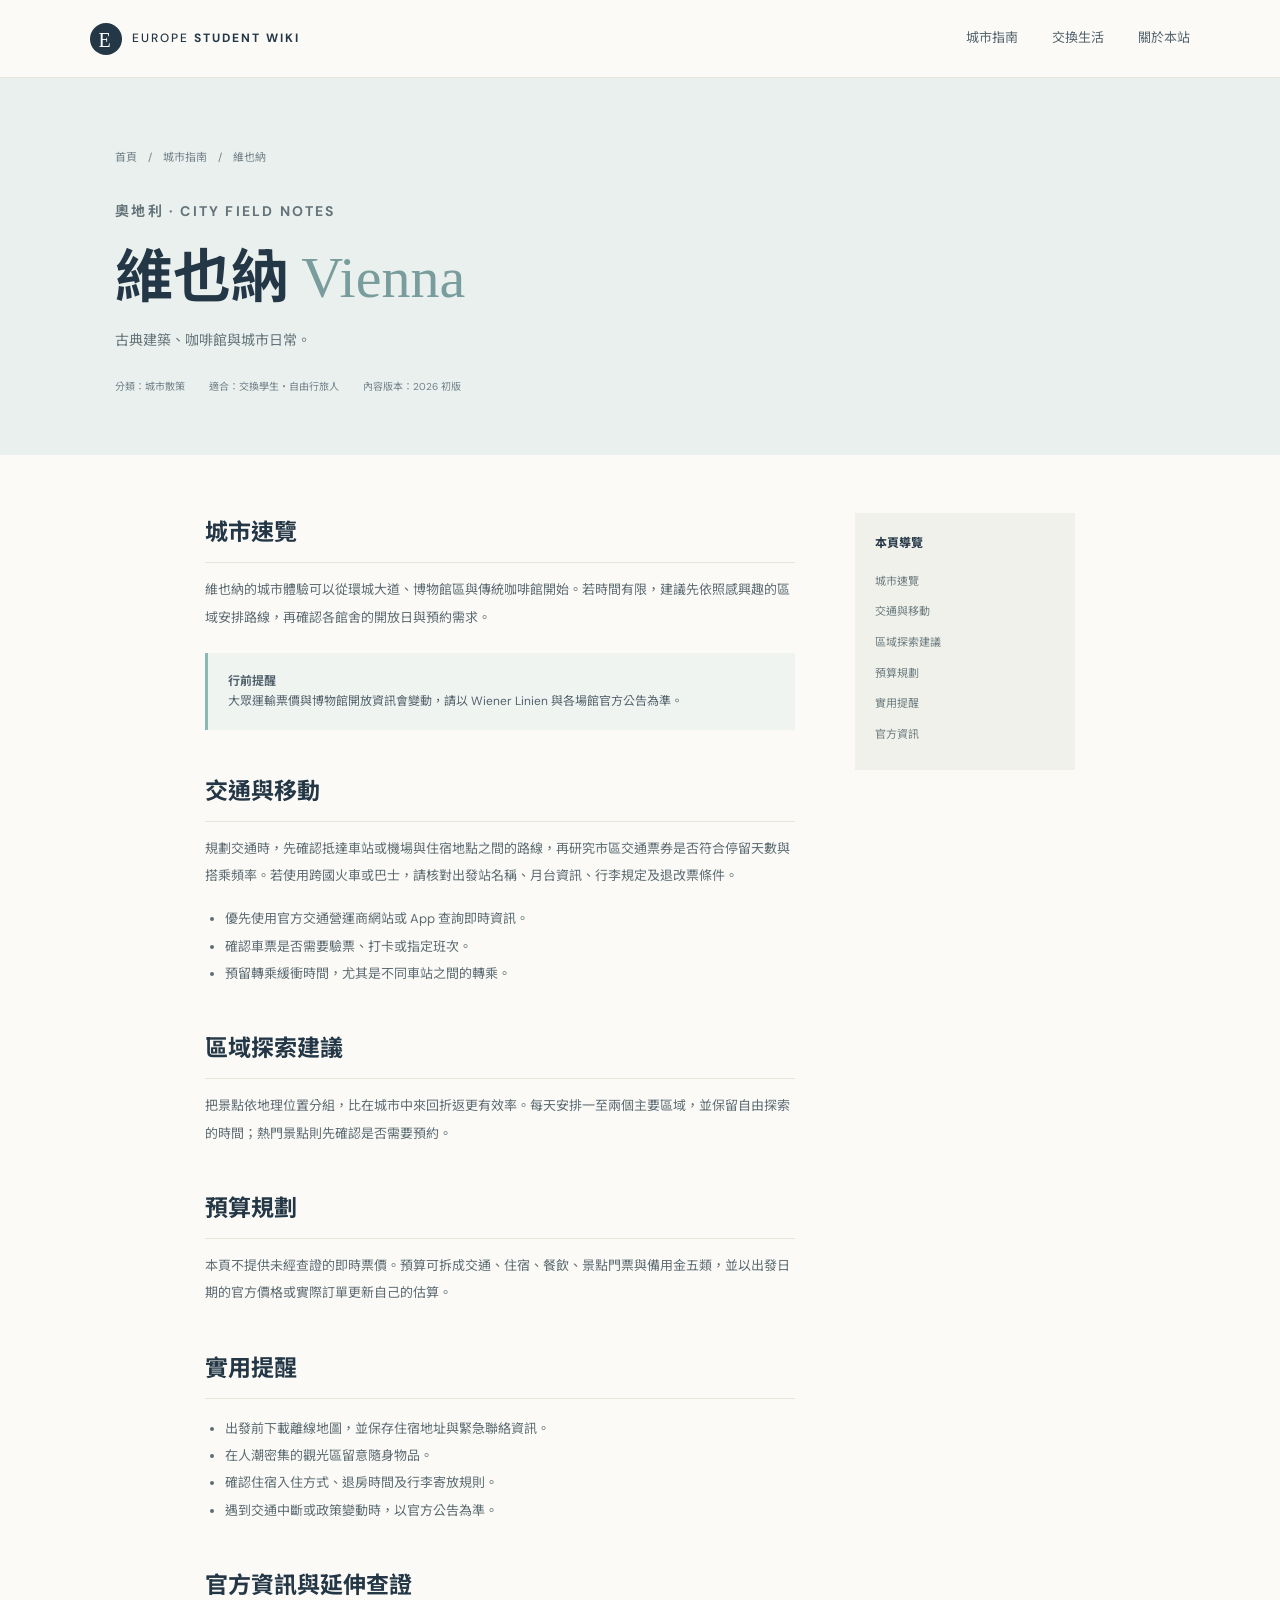
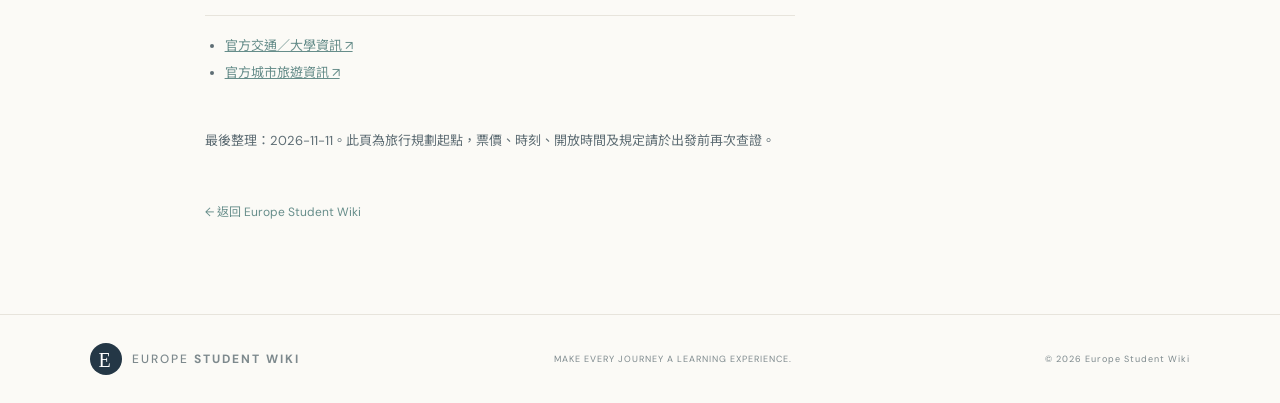
<file: pages/vienna.html>
<!doctype html>
<html lang="zh-Hant"><head><meta charset="utf-8"><meta name="viewport" content="width=device-width, initial-scale=1"><meta name="description" content="維也納Vienna交換生與旅人城市指南。"><title>維也納 Vienna｜Europe Student Wiki</title><link rel="stylesheet" href="../css/style.css"></head>
<body>
<header class="site-header"><a class="brand" href="../index.html"><span class="brand-mark">E</span><span>EUROPE <b>STUDENT WIKI</b></span></a><button class="menu-toggle" aria-label="開啟導覽選單" aria-expanded="false">☰</button><nav class="main-nav" aria-label="主要導覽"><a href="../index.html#guides">城市指南</a><a href="../index.html#essentials">交換生活</a><a href="../index.html#about">關於本站</a></nav></header>
<main><section class="guide-hero"><div class="breadcrumbs"><a href="../index.html">首頁</a>　/　城市指南　/　維也納</div><p class="eyebrow">奧地利 · CITY FIELD NOTES</p><h1>維也納 <span>Vienna</span></h1><p>古典建築、咖啡館與城市日常。</p><div class="guide-meta"><span>分類：城市散策</span><span>適合：交換學生・自由行旅人</span><span>內容版本：2026 初版</span></div></section>
<div class="article-layout"><article class="article-content">
<h2 id="overview">城市速覽</h2><p>維也納的城市體驗可以從環城大道、博物館區與傳統咖啡館開始。若時間有限，建議先依照感興趣的區域安排路線，再確認各館舍的開放日與預約需求。</p><div class="info-box"><b>行前提醒</b><br>大眾運輸票價與博物館開放資訊會變動，請以 Wiener Linien 與各場館官方公告為準。</div>
<h2 id="getting-around">交通與移動</h2><p>規劃交通時，先確認抵達車站或機場與住宿地點之間的路線，再研究市區交通票券是否符合停留天數與搭乘頻率。若使用跨國火車或巴士，請核對出發站名稱、月台資訊、行李規定及退改票條件。</p><ul><li>優先使用官方交通營運商網站或 App 查詢即時資訊。</li><li>確認車票是否需要驗票、打卡或指定班次。</li><li>預留轉乘緩衝時間，尤其是不同車站之間的轉乘。</li></ul>
<h2 id="places">區域探索建議</h2><p>把景點依地理位置分組，比在城市中來回折返更有效率。每天安排一至兩個主要區域，並保留自由探索的時間；熱門景點則先確認是否需要預約。</p>
<h2 id="budget">預算規劃</h2><p>本頁不提供未經查證的即時票價。預算可拆成交通、住宿、餐飲、景點門票與備用金五類，並以出發日期的官方價格或實際訂單更新自己的估算。</p>
<h2 id="tips">實用提醒</h2><ul><li>出發前下載離線地圖，並保存住宿地址與緊急聯絡資訊。</li><li>在人潮密集的觀光區留意隨身物品。</li><li>確認住宿入住方式、退房時間及行李寄放規則。</li><li>遇到交通中斷或政策變動時，以官方公告為準。</li></ul>
<h2 id="sources">官方資訊與延伸查證</h2><ul class="sources"><li><a href="https://www.wienerlinien.at/web/wl-en" target="_blank" rel="noopener">官方交通／大學資訊 ↗</a></li><li><a href="https://www.wien.info/en" target="_blank" rel="noopener">官方城市旅遊資訊 ↗</a></li></ul>
<p class="page-footer-note">最後整理：2026-11-11。此頁為旅行規劃起點，票價、時刻、開放時間及規定請於出發前再次查證。</p><a class="back-link" href="../index.html">← 返回 Europe Student Wiki</a>
</article><aside class="article-aside"><h3>本頁導覽</h3><a href="#overview">城市速覽</a><a href="#getting-around">交通與移動</a><a href="#places">區域探索建議</a><a href="#budget">預算規劃</a><a href="#tips">實用提醒</a><a href="#sources">官方資訊</a></aside></div></main>
<footer class="site-footer"><a class="brand" href="../index.html"><span class="brand-mark">E</span><span>EUROPE <b>STUDENT WIKI</b></span></a><span>MAKE EVERY JOURNEY A LEARNING EXPERIENCE.</span><span>© 2026 Europe Student Wiki</span></footer><script src="../js/main.js"></script></body></html>
</file>
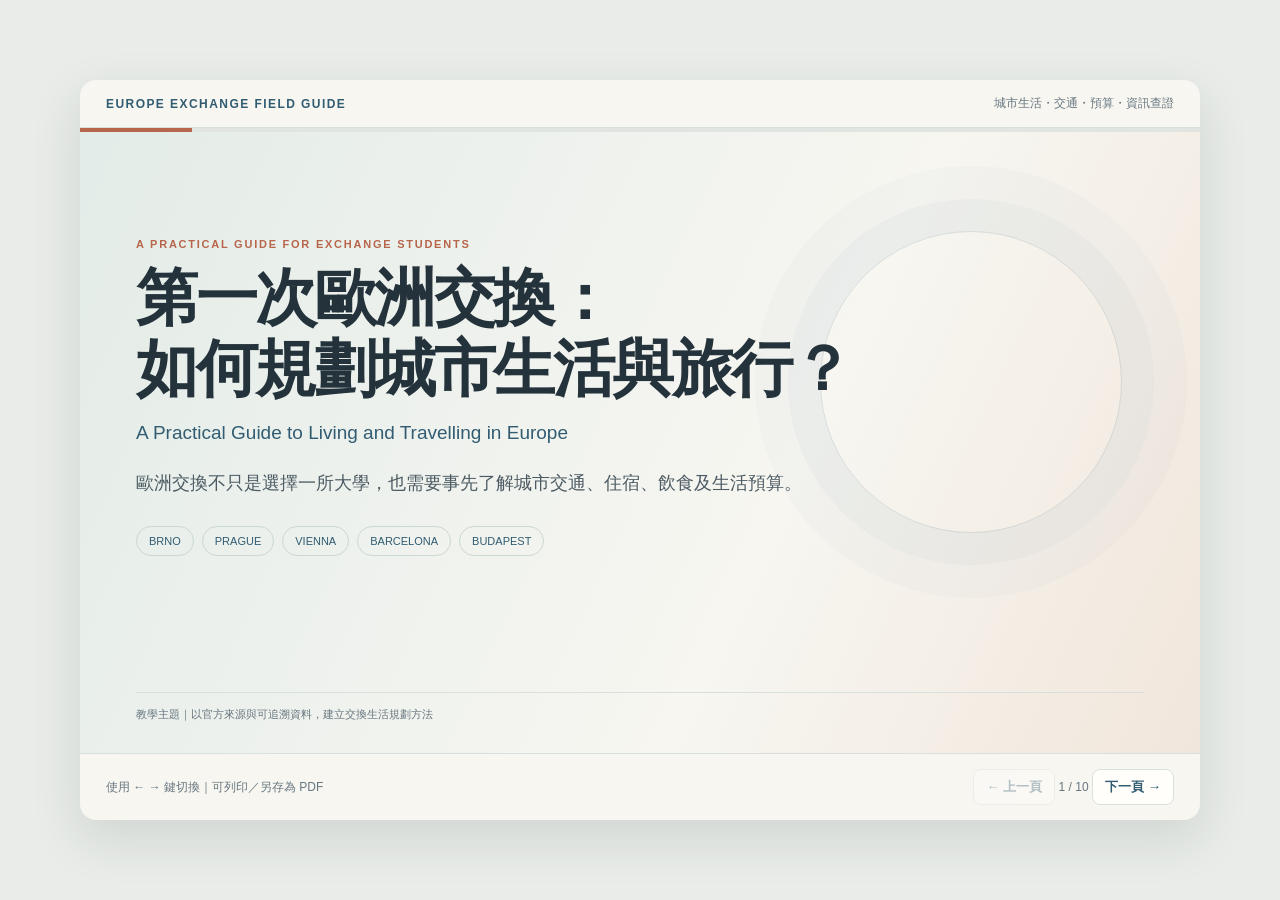
<file: llm-wiki-assignment/slides/deck.html>
<!doctype html>
<html lang="zh-Hant"><head><meta charset="utf-8"><meta name="viewport" content="width=device-width,initial-scale=1">
<title>第一次歐洲交換：城市生活與旅行規劃</title>
<style>
:root{--ink:#24323b;--muted:#687780;--paper:#f7f6f1;--blue:#315c72;--pale:#e4eeeb;--rust:#b7654b;--line:#d9dfdc}
*{box-sizing:border-box}body{margin:0;background:#e9ece9;color:var(--ink);font-family:Arial,"Noto Sans TC","Microsoft JhengHei",sans-serif;display:grid;place-items:center;min-height:100vh;padding:20px}
.deck{width:min(1120px,100%);height:min(740px,calc(100vh - 40px));min-height:570px;background:var(--paper);border-radius:16px;box-shadow:0 18px 50px #20343a20;display:flex;flex-direction:column;overflow:hidden}
header,footer{padding:15px 26px;display:flex;justify-content:space-between;align-items:center;color:var(--muted);font-size:12px;border-bottom:1px solid var(--line)}header b{color:var(--blue);letter-spacing:.12em}
#bar{height:4px;background:#e1e5e2}#bar span{display:block;height:100%;background:var(--rust);width:10%;transition:.2s}
main{flex:1;overflow:hidden}.slide{display:none;height:100%;overflow:auto;padding:38px 56px 30px;animation:fade .2s}.slide.active{display:flex;flex-direction:column}@keyframes fade{from{opacity:.4;transform:translateY(4px)}to{opacity:1;transform:none}}
.k{font-size:11px;letter-spacing:.16em;color:var(--rust);font-weight:bold;margin-bottom:12px}h1{font-size:clamp(36px,5vw,62px);line-height:1.15;margin:0 0 18px;letter-spacing:-.04em}h2{font-size:clamp(27px,3.2vw,40px);margin:0 0 12px;letter-spacing:-.03em}h3{font-size:18px;margin:0 0 9px}p{line-height:1.6;color:#4c5b63;margin:7px 0}.lead{font-size:18px;max-width:800px}.small,.src{font-size:11px;color:var(--muted);line-height:1.55}
.grid{display:grid;gap:14px}.two{grid-template-columns:repeat(2,minmax(0,1fr))}.three{grid-template-columns:repeat(3,minmax(0,1fr))}.five{grid-template-columns:repeat(5,minmax(0,1fr))}
.card{background:#fffefa;border:1px solid var(--line);border-radius:13px;padding:17px}.city{min-height:130px;display:flex;flex-direction:column;justify-content:space-between;background:linear-gradient(145deg,#fffefa,#e6efec)}.name{font-size:22px;font-weight:bold;color:var(--blue)}.country{font-size:11px;color:var(--muted)}
.tag{display:inline-block;padding:5px 9px;border-radius:30px;background:var(--pale);color:var(--blue);font-size:10px;font-weight:bold}.warn{background:#f4e8df;color:#94563e}
.num{font-size:29px;font-weight:850;color:var(--blue);letter-spacing:-.04em}.unit{font-size:11px;color:var(--muted)}
table{width:100%;border-collapse:collapse;background:#fffefa;font-size:13px}td,th{padding:10px;border-bottom:1px solid var(--line);text-align:left}th{background:#e8efed;color:var(--blue);font-size:11px}
.call{padding:12px 15px;background:#f3ece5;border-left:4px solid var(--rust);border-radius:0 9px 9px 0;line-height:1.5;color:#614c40;margin-top:14px}
.src{margin-top:auto;padding-top:13px;border-top:1px solid var(--line)}
.flow{display:flex;gap:6px;align-items:stretch;flex-wrap:wrap;margin:14px 0}.node{flex:1;min-width:95px;padding:12px 9px;text-align:center;border-radius:9px;background:#e4eeeb;border:1px solid #cbd9d5;color:var(--blue);font-weight:bold;font-size:12px}.arrow{align-self:center;color:var(--rust);font-weight:bold}
.loop{border:1px dashed var(--rust);border-radius:12px;padding:13px;background:#fbf3ee}.checks{display:grid;grid-template-columns:repeat(3,1fr);gap:9px}.check{background:#fffefa;border:1px solid var(--line);border-radius:9px;padding:12px;font-size:12px;line-height:1.5}.check b{display:block;color:var(--blue);margin-bottom:4px}
footer{border-top:1px solid var(--line);border-bottom:0}button{border:1px solid var(--line);background:#fffefa;color:var(--blue);padding:8px 12px;border-radius:8px;font-weight:bold;cursor:pointer}button:disabled{opacity:.35}.count{min-width:55px;text-align:center}
.hero{background:linear-gradient(115deg,#e3ece8,#f7f6f1 62%,#f1e6db);position:relative}.hero:after{content:"";position:absolute;width:300px;height:300px;border:1px solid #315c7228;border-radius:50%;right:7%;top:16%;box-shadow:0 0 0 32px #315c7208,0 0 0 65px #315c7206}.hero .inside{position:relative;z-index:1;margin:auto 0}.subtitle{font-size:19px;color:var(--blue);margin-bottom:25px}.pills{display:flex;gap:8px;flex-wrap:wrap;margin-top:28px}.pills span{border:1px solid #cbd8d4;padding:8px 12px;border-radius:30px;font-size:11px;color:var(--blue)}
@media(max-width:720px){body{padding:0}.deck{height:100vh;min-height:0;border-radius:0}header,footer{padding:12px 15px}.slide{padding:25px 20px}.five,.three,.two{grid-template-columns:1fr}.city{min-height:85px}.hero:after{width:150px;height:150px;right:-35px}.checks{grid-template-columns:1fr 1fr}}
@media print{body{display:block;padding:0}.deck{height:auto;width:100%;box-shadow:none}.slide{display:flex!important;height:190mm;page-break-after:always;padding:18mm}header,footer,#bar{display:none}}
</style></head><body><div class="deck">
<header><b>EUROPE EXCHANGE FIELD GUIDE</b><span>城市生活・交通・預算・資訊查證</span></header><div id="bar"><span></span></div><main>
<section class="slide hero active"><div class="inside"><div class="k">A PRACTICAL GUIDE FOR EXCHANGE STUDENTS</div><h1>第一次歐洲交換：<br>如何規劃城市生活與旅行？</h1><div class="subtitle">A Practical Guide to Living and Travelling in Europe</div><p class="lead">歐洲交換不只是選擇一所大學，也需要事先了解城市交通、住宿、飲食及生活預算。</p><div class="pills"><span>BRNO</span><span>PRAGUE</span><span>VIENNA</span><span>BARCELONA</span><span>BUDAPEST</span></div></div><div class="src">教學主題｜以官方來源與可追溯資料，建立交換生活規劃方法</div></section>
<section class="slide"><div class="k">01 / CITY OVERVIEW</div><h2>認識五個歐洲城市</h2><p class="lead">選擇交換城市，不能只看旅遊印象；還要同時考慮學校、交通、住宿與生活成本。</p><div class="grid five" style="margin-top:22px">
<div class="card city"><div><div class="name">Brno</div><div class="country">Czechia</div></div><span class="tag">交通資料</span></div><div class="card city"><div><div class="name">Prague</div><div class="country">Czechia</div></div><span class="tag">交通資料</span></div><div class="card city"><div><div class="name">Vienna</div><div class="country">Austria</div></div><span class="tag">生活成本資料</span></div><div class="card city"><div><div class="name">Barcelona</div><div class="country">Spain</div></div><span class="tag">生活成本資料</span></div><div class="card city"><div><div class="name">Budapest</div><div class="country">Hungary</div></div><span class="tag warn">待補官方資料</span></div></div><div class="call">資料完整度不等於城市優劣。Budapest 保留在比較架構中，但目前沒有本專案可引用的官方資料，因此不推估價格或生活條件。</div><div class="src">資料狀態：Brno、Prague 有交通證據卡；Vienna、Barcelona 有生活成本證據卡；Budapest 待補。</div></section>
<section class="slide"><div class="k">02 / TRANSPORT</div><h2>交通與票券：先看區域，再比較時間</h2><p class="lead">不同城市票制不同。購票前先確認目的地、適用區域、有效時間與啟用規則。</p><div class="grid two" style="margin-top:16px"><div class="card"><h3>Brno｜IDS JMK</h3><p class="small">採區域與有效時間相結合的票價制度；Brno 市區主要涉及 100、101 區域。</p><div class="grid three"><div><div class="num">20</div><div class="unit">CZK・2 區 15 分鐘</div></div><div><div class="num">25</div><div class="unit">CZK・2 區 60 分鐘</div></div><div><div class="num">33</div><div class="unit">CZK・3 區 90 分鐘</div></div></div><p class="small">18–26 歲學生 100+101 區電子月票 275 CZK；須符合官方資格及證明要求。</p></div><div class="card"><h3>Prague｜PID</h3><p class="small">成人全票；App 與紙本票價不同。</p><table><tr><th>票種</th><th>App</th><th>紙本</th></tr><tr><td>30 分鐘</td><td>36 CZK</td><td>39 CZK</td></tr><tr><td>90 分鐘</td><td>46 CZK</td><td>50 CZK</td></tr><tr><td>24 小時</td><td>140 CZK</td><td>150 CZK</td></tr><tr><td>72 小時</td><td>340 CZK</td><td>350 CZK</td></tr></table><p class="small">電子票可透過 PID Lítačka App 購買；紙本票依規定驗票。</p></div></div><div class="call">實用步驟：①確認區域 ②比較單程、時間票與定期票 ③確認啟用／驗票方式 ④出發前查看官方最新資訊。</div><div class="src">來源：IDS JMK Tariff（生效 2026-10-01）；PID「New PID Tariff from 1 January 2026」。票價依 Evidence Cards 整理，原始 PDF 逐項核對仍待完成。</div></section>
<section class="slide"><div class="k">03 / ACCOMMODATION</div><h2>住宿與生活區域：估算，不是保證租金</h2><p class="lead">住宿常是需要優先確認的支出。不同學校的估算範圍與住宿條件可能不同。</p><div class="grid three" style="margin-top:20px"><div class="card"><span class="tag">University of Vienna</span><div class="num" style="margin-top:14px">€450–700</div><div class="unit">每月住宿估算</div><p class="small">每月總生活費估算約 €1,400。住宿參考以學生宿舍或合租房間為基礎，包含暖氣及電費。</p></div><div class="card"><span class="tag">WU Vienna</span><div class="num" style="margin-top:14px">€450–900</div><div class="unit">每月住宿估算</div><p class="small">WU Vienna 提供的學生每月生活費估算約 €1,200–1,600。</p></div><div class="card"><span class="tag">Barcelona</span><div class="num" style="margin-top:14px">€500–700</div><div class="unit">每月住宿參考價格</div><p class="small">Generalitat de Catalunya 標示的參考價格；不是所有房型或地區的市場保證價。</p></div></div><h3 style="margin-top:18px">簽約前確認四件事</h3><div class="grid two"><div class="card">租金是否包含水電、網路？</div><div class="card">押金與付款方式？</div><div class="card">租期及提前解約條件？</div><div class="card">通勤時間與交通位置？</div></div><div class="src">來源：University of Vienna「Living and Studying in Vienna」；WU Vienna「Estimated living costs」；Generalitat de Catalunya「Cost of living in Catalonia」。均為估算／參考值。</div></section>
<section class="slide"><div class="k">04 / DAILY LIFE</div><h2>飲食與日常採買：把支出拆開看</h2><p class="lead">日常開支可以分成自行煮食、外食與日用品；比較前先確認數字的地區與計價單位。</p><div class="grid two" style="margin-top:18px"><div class="card"><h3>Barcelona｜參考價格</h3><div class="grid two"><div><div class="num">€1</div><div class="unit">法國麵包</div></div><div><div class="num">€9/kg</div><div class="unit">雞肉</div></div><div><div class="num">€3.50</div><div class="unit">Pizza</div></div><div><div class="num">€3.50</div><div class="unit">12 顆雞蛋</div></div><div><div class="num">€1.80</div><div class="unit">咖啡</div></div><div><div class="num">€15–18</div><div class="unit">平日套餐</div></div></div></div><div class="card"><h3>Vienna｜每月估算</h3><div class="num">€350</div><div class="unit">University of Vienna：食物支出估算</div><div style="height:12px"></div><div class="num">€380</div><div class="unit">WU Vienna：食物及個人支出估算</div><div class="call">兩所大學的分類口徑不同：WU 的 €380 同時包含 food and personal expenses，不應直接視為純飲食費。</div></div></div><div class="src">來源：Generalitat de Catalunya「Cost of living in Catalonia」（Indicative prices 2026）；University of Vienna；WU Vienna。Catalonia 來源涵蓋整個地區，部分價格才是 Barcelona 專屬。</div></section>
<section class="slide"><div class="k">05 / MONTHLY BUDGET</div><h2>交換生活預算：比較前先統一口徑</h2><p class="lead">不要把不同來源的月費、年費與學期費直接相加；先確認幣別、期間、涵蓋項目與適用條件。</p><div class="grid two" style="margin-top:18px"><div class="card"><span class="tag">University of Vienna</span><div class="num" style="font-size:36px;margin-top:12px">約 €1,400</div><div class="unit">每月總生活費估算</div><ul><li>住宿：€450–700／月</li><li>食物：€350／月</li><li>學習及個人需求：€400–500／月</li></ul><p class="small">來源列示的總額約 €1,400；各分類為估算值。</p></div><div class="card"><span class="tag">WU Vienna</span><div class="num" style="font-size:36px;margin-top:12px">€1,200–1,600</div><div class="unit">每月生活費估算</div><ul><li>住宿：€450–900／月</li><li>健康保險：約 €80／月</li><li>食物及個人：約 €380／月</li><li>網路、電話：約 €40／月</li><li>娛樂：約 €100–200／月</li></ul><p class="small">交通另以年費列示：26 歲以下約 €300／年；26 歲以上約 €461／年。書籍約 €75–150／學期。</p></div></div><div class="call">預算原則：先確認住宿，再分別估算飲食、交通、保險與個人支出，並預留緊急費用。年度交通費及學期書籍費不可直接加進月費。</div><div class="src">來源：University of Vienna「Living and Studying in Vienna」；WU Vienna「Estimated living costs」。不同機構估算口徑不同，並非完全可直接比較。</div></section>
<section class="slide"><div class="k">06 / SOURCE LITERACY</div><h2>如何查找可靠資訊？</h2><p class="lead">網路上有很多資訊；重點不是找到最多，而是能不能回到原始來源。</p><div class="flow"><div class="node">官方原始來源<br><span class="small">政府／交通機構／大學</span></div><div class="arrow">→</div><div class="node">Evidence Card<br><span class="small">主張、引用、日期</span></div><div class="arrow">→</div><div class="node">Wiki<br><span class="small">分類與整理</span></div><div class="arrow">→</div><div class="node">教學簡報<br><span class="small">有據可查</span></div></div><div class="grid three"><div class="card"><h3>1｜確認發布者</h3><p>優先使用政府、交通機構與大學官方資料。</p></div><div class="card"><h3>2｜確認版本</h3><p>記錄標題、生效日期、資料年份及查閱日期。</p></div><div class="card"><h3>3｜追溯主張</h3><p>每個重要數字都要能回到來源位置與原文。</p></div></div><div class="call">資料缺口也是查證結果：例如 Budapest 尚無本專案可用的官方證據卡，就標示「待補」，而不是用一般印象填補。</div><div class="src">本專案五份 Evidence Cards：IDS JMK、PID、University of Vienna、WU Vienna、Generalitat de Catalunya。部分 PDF 逐項核對與第二人審查待完成。</div></section>
<section class="slide"><div class="k">07 / MAKE A PLAN</div><h2>建立自己的交換生活計畫</h2><p class="lead">把蒐集到的資訊轉成可執行、可定期更新的行動。</p><div class="grid two" style="margin-top:20px"><div class="card"><ol style="font-size:17px"><li>選擇交換城市與學校</li><li>確認校區位置及交通方式</li><li>搜尋住宿並估算租金</li></ol></div><div class="card"><ol start="4" style="font-size:17px"><li>規劃飲食及日常採買</li><li>建立每月預算與緊急預備金</li><li>定期檢查官方資訊是否更新</li></ol></div></div><div class="card" style="margin-top:22px;background:#e4eeeb"><div class="k">KEY TAKEAWAY</div><h2>好的交換生活規劃，<br>不是蒐集最多資訊，</h2><p style="font-size:19px;color:var(--blue);font-weight:bold">而是找到可靠、可追溯且符合自己需求的資訊。</p></div><div class="src">本頁為行動規劃建議，未新增城市價格或未經來源支持的事實主張。</div></section>
<section class="slide"><div class="k">08 / HOW THIS WIKI WAS BUILT</div><h2>LLM Wiki：先整理知識，再生成簡報</h2><p class="lead">本專案以 Graph 控制主要順序，再用有限次數的 Loop 處理局部錯誤。</p><div class="flow"><div class="node">檢索 Wiki<br>與來源</div><div class="arrow">→</div><div class="node">覆蓋率<br>檢查</div><div class="arrow">→</div><div class="node">Evidence<br>Cards</div><div class="arrow">→</div><div class="node">簡報<br>大綱</div></div><div class="flow"><div class="node">人工確認<br>大綱</div><div class="arrow">→</div><div class="node">逐頁<br>撰寫</div><div class="arrow">→</div><div class="node">來源忠實度<br>檢查</div><div class="arrow">→</div><div class="node">HTML<br>產生</div><div class="arrow">→</div><div class="node">渲染檢查<br>與交件</div></div><div class="grid three"><div class="loop"><b>內容修正 Loop</b><p class="small">只修正與來源不符的相關頁面。</p></div><div class="loop"><b>引用修正 Loop</b><p class="small">回到 Evidence Card 核對原始來源。</p></div><div class="loop"><b>HTML 渲染 Loop</b><p class="small">只修正溢位、圖片或導覽問題。</p></div></div><div class="call">每個局部 Loop 最多兩輪；仍未通過就停止並記錄，交由人工判斷。資料不足則停止相關內容生成。</div><div class="src">依本專案 report.md「Graph 與 Loop 工作流程設計」整理。</div></section>
<section class="slide"><div class="k">09 / QUALITY GATES</div><h2>品質關卡：不是「看起來完成」就算通過</h2><p class="lead">把檢查條件寫清楚，才能知道什麼時候退回、修正或停止。</p><div class="checks"><div class="check"><b>來源檢查</b>來源機構、標題、日期與網址可追溯。</div><div class="check"><b>內容檢查</b>重要主張、數字、幣別與期間有依據。</div><div class="check"><b>結構檢查</b>頁面順序符合教學目標與核准大綱。</div><div class="check"><b>簡報檢查</b>每頁聚焦一個問題，限制資訊量。</div><div class="check"><b>HTML 檢查</b>導覽可用、文字不溢位、頁面可讀。</div><div class="check"><b>獨立 AI 審查</b>只看成品與來源，檢查是否有無根據主張。</div></div><div class="grid two" style="margin-top:17px"><div class="card"><h3>何時退回？</h3><p>數字無法追溯→回到證據卡；內容不符來源→修正相關頁；版面異常→修正 HTML。</p></div><div class="card"><h3>何時停止？</h3><p>來源不足、未獲人工確認、忠實度未通過，或局部修正兩輪仍失敗，就停止並記錄。</p></div></div><div class="src">依 report.md「六項必要檢查」、「各節點工作與限制」及「停止條件」整理。實際執行結果應另填入執行紀錄，不以設計代替驗證。</div></section>
</main><footer><span>使用 ← → 鍵切換｜可列印／另存為 PDF</span><div><button id="prev">← 上一頁</button> <span class="count" id="count">1 / 10</span> <button id="next">下一頁 →</button></div></footer></div>
<script>
const s=[...document.querySelectorAll('.slide')],bar=document.querySelector('#bar span'),count=document.getElementById('count'),prev=document.getElementById('prev'),next=document.getElementById('next');let i=0;
function go(n){i=Math.max(0,Math.min(s.length-1,n));s.forEach((x,j)=>x.classList.toggle('active',i===j));bar.style.width=(100*(i+1)/s.length)+'%';count.textContent=(i+1)+' / '+s.length;prev.disabled=i===0;next.disabled=i===s.length-1}
prev.onclick=()=>go(i-1);next.onclick=()=>go(i+1);document.addEventListener('keydown',e=>{if(['ArrowRight','PageDown'].includes(e.key)){e.preventDefault();go(i+1)}if(['ArrowLeft','PageUp'].includes(e.key)){e.preventDefault();go(i-1)}if(e.key==='Home')go(0);if(e.key==='End')go(s.length-1)});go(0);
</script></body></html>
</file>
<file: css/style.css>
@import url('https://fonts.googleapis.com/css2?family=DM+Sans:wght@400;500;600;700&family=Noto+Sans+TC:wght@400;500;600;700;800&display=swap');
:root{--ink:#243746;--muted:#71808a;--paper:#fbfaf6;--blue:#dceaf0;--teal:#8bb8b5;--coral:#d98f7e;--line:#e7e4dc;--serif:Georgia,'Times New Roman',serif}
*{box-sizing:border-box}html{scroll-behavior:smooth}body{margin:0;background:var(--paper);color:var(--ink);font-family:'DM Sans','Noto Sans TC',sans-serif;line-height:1.7}a{color:inherit;text-decoration:none}.site-header{height:78px;padding:0 7vw;display:flex;align-items:center;justify-content:space-between;border-bottom:1px solid var(--line);background:rgba(251,250,246,.94);position:sticky;top:0;z-index:10;backdrop-filter:blur(12px)}.brand{display:flex;align-items:center;gap:10px;font-size:12px;letter-spacing:2px;font-weight:500}.brand b{font-weight:700}.brand-mark{width:32px;height:32px;border-radius:50%;display:grid;place-items:center;background:var(--ink);color:white;font-family:var(--serif);font-size:20px}.main-nav{display:flex;gap:34px;font-size:13px;color:#53636d}.main-nav a:hover,.text-link:hover{color:#bd725f}.menu-toggle{display:none;border:0;background:none;font-size:22px;color:var(--ink)}.hero{padding:76px 9vw 80px;display:grid;grid-template-columns:1.02fr .98fr;gap:6vw;align-items:center;min-height:530px}.eyebrow{font-size:10px;letter-spacing:2.2px;font-weight:700;color:#b47a6d;margin:0 0 18px}.hero h1{font-size:clamp(38px,5vw,66px);line-height:1.3;letter-spacing:-2px;margin:0 0 22px;font-weight:700}.hero h1 em{font-family:var(--serif);font-weight:400;color:#789d9c;letter-spacing:-1px}.hero-intro{max-width:440px;color:#687780;font-size:15px;line-height:2;margin-bottom:30px}.button{display:inline-flex;align-items:center;gap:28px;padding:13px 20px;font-size:13px;border-radius:3px}.button-dark{background:var(--ink);color:white}.button-dark:hover{background:#46616e}.hero-art{height:350px;position:relative;background:#e7eff0;overflow:hidden;border-radius:48% 48% 4px 4px}.sun{position:absolute;width:170px;height:170px;background:#e8c8a5;border-radius:50%;right:15%;top:35px}.postcard{position:absolute;width:62%;height:70%;left:17%;bottom:0;background:#f4e9d9;box-shadow:0 15px 30px #53636d22;overflow:hidden;transform:rotate(-3deg)}.postcard-sky{position:absolute;inset:0 0 45%;background:#b6d0d0}.postcard-building{position:absolute;width:70%;height:52%;bottom:0;left:15%;background:#d68f79;clip-path:polygon(0 15%,50% 0,100% 15%,100% 100%,0 100%)}.postcard-roof{position:absolute;bottom:48%;height:18%;background:#9c6e62}.roof-one{left:15%;width:70%;clip-path:polygon(0 100%,50% 0,100% 100%)}.roof-two{left:42%;width:22%;height:28%;bottom:54%;clip-path:polygon(0 100%,50% 0,100% 100%)}.postcard-window{position:absolute;left:45%;bottom:10%;width:13%;height:23%;background:#e9d4af;border:5px solid #9c6e62}.postcard-label{position:absolute;bottom:9px;left:12px;font-size:8px;letter-spacing:2px;color:#fff}.hero-stamp{position:absolute;z-index:2;top:30px;left:25px;font-family:var(--serif);font-size:12px;line-height:1.6;letter-spacing:2px;color:#536d71}.hero-note{position:absolute;right:18px;bottom:24px;font-size:11px;line-height:1.8;color:#536d71;background:#fbfaf6d9;padding:10px 14px}.intro-strip{padding:20px 9vw;border-top:1px solid var(--line);border-bottom:1px solid var(--line);display:flex;justify-content:space-between;align-items:center;color:#71808a}.intro-strip p{font-size:10px;letter-spacing:2px;font-weight:700;margin:0}.intro-strip span{font-family:var(--serif);font-size:16px}.section{padding:88px 9vw}.section-heading{display:flex;justify-content:space-between;align-items:end;margin-bottom:30px}.section-heading h2,.about-section h2{font-size:30px;letter-spacing:-.7px;margin:0;line-height:1.4}.section-heading h2 span{color:#c88d7b;font-weight:400}.section-desc{max-width:250px;color:var(--muted);font-size:12px}.search-box{display:flex;align-items:center;gap:10px;max-width:420px;border-bottom:1px solid #b9c4c5;padding:8px 2px;margin:0 0 28px;color:#79918f}.search-box span{font-size:25px}.search-box input{width:100%;border:0;outline:0;background:transparent;font:inherit;font-size:13px;color:var(--ink)}.guide-grid{display:grid;grid-template-columns:repeat(4,1fr);gap:18px}.guide-card{background:#fff;border:1px solid var(--line);transition:transform .25s,box-shadow .25s}.guide-card:hover{transform:translateY(-5px);box-shadow:0 14px 30px #24374612}.card-art{height:170px;position:relative;overflow:hidden;background:#dce8e8}.card-art small{position:absolute;bottom:12px;left:14px;font-size:8px;letter-spacing:1.5px;color:#fff}.art-sun{position:absolute;width:75px;height:75px;right:17%;top:22px;border-radius:50%;background:#e7c49d}.art-tower{position:absolute;bottom:20px;left:35%;font-size:105px;line-height:1;color:#f2e9d9;text-shadow:8px 0 #b77d6c}.art-brno{background:#a8c7c5}.art-prague{background:#b9cbd6}.art-vienna{background:#d8b8a6}.art-barcelona{background:#d9b99d}.card-body{padding:18px}.tag{font-size:9px;color:#9b7569;letter-spacing:1px}.card-body h3{font-size:19px;margin:8px 0 5px}.card-body p{font-size:11px;color:var(--muted);min-height:40px;margin:0 0 18px}.card-link{font-size:11px;font-weight:700;color:#668d8a}.empty-state{color:var(--muted);font-size:13px}.essentials{background:#edf2ef;padding:76px 9vw}.essentials-grid{display:grid;grid-template-columns:repeat(3,1fr);gap:40px;margin-top:34px}.essentials-grid article{border-top:1px solid #b9c9c3;padding-top:16px}.essential-no{font-family:var(--serif);color:#b47a6d;font-size:13px}.essentials-grid h3{font-size:18px;margin:10px 0}.essentials-grid p{font-size:12px;color:#6c7b7b;line-height:2}.about-section{padding:90px 18vw;text-align:center}.about-section h2{font-family:var(--serif);font-weight:400;font-size:34px}.about-section>p:last-child{max-width:600px;margin:24px auto 0;color:var(--muted);font-size:13px;line-height:2.1}.site-footer{border-top:1px solid var(--line);padding:28px 7vw;display:flex;justify-content:space-between;align-items:center;font-size:9px;letter-spacing:1px;color:#7d898d}.guide-hero{padding:70px 9vw 60px;background:#eaf0ed}.breadcrumbs{font-size:11px;color:#71808a;margin-bottom:30px}.guide-hero h1{font-size:clamp(38px,5vw,58px);line-height:1.2;margin:0 0 14px}.guide-hero h1 span{font-family:var(--serif);font-weight:400;color:#789d9c}.guide-hero p{max-width:650px;color:#65747b;font-size:14px;line-height:2}.guide-meta{display:flex;gap:24px;flex-wrap:wrap;margin-top:24px;font-size:10px;color:#71808a}.article-layout{max-width:1050px;margin:auto;padding:58px 7vw 90px;display:grid;grid-template-columns:minmax(0,1fr) 220px;gap:60px}.article-content h2{font-size:23px;margin:42px 0 12px;padding-bottom:10px;border-bottom:1px solid var(--line)}.article-content h2:first-child{margin-top:0}.article-content p,.article-content li{font-size:13px;color:#5e6d74;line-height:2.1}.article-content ul{padding-left:20px}.info-box{background:#f0f4f1;padding:18px 20px;margin:22px 0;border-left:3px solid #8bb8b5;font-size:12px;color:#53636d}.article-aside{position:sticky;top:110px;align-self:start;background:#f1f1eb;padding:20px}.article-aside h3{font-size:12px;margin:0 0 12px}.article-aside a{display:block;font-size:11px;color:#6d7d81;padding:6px 0}.sources a{color:#668d8a;text-decoration:underline}.back-link{display:inline-block;margin-top:35px;color:#668d8a;font-size:12px}.page-footer-note{font-size:10px;color:#8a9698;margin-top:40px}
@media(max-width:900px){.guide-grid{grid-template-columns:repeat(2,1fr)}.hero{padding-left:7vw;padding-right:7vw}.section,.essentials{padding-left:7vw;padding-right:7vw}.article-layout{gap:30px}}@media(max-width:640px){.site-header{height:66px;padding:0 5vw}.menu-toggle{display:block}.main-nav{display:none;position:absolute;top:66px;left:0;right:0;background:var(--paper);padding:20px 6vw;flex-direction:column;gap:15px;border-bottom:1px solid var(--line)}.main-nav.open{display:flex}.hero{grid-template-columns:1fr;padding:55px 7vw 50px;gap:35px}.hero-art{height:270px}.hero h1{font-size:42px}.intro-strip{padding:16px 7vw;display:block}.intro-strip span{display:block;margin-top:5px}.section{padding:60px 7vw}.section-heading{display:block}.section-desc{margin-top:10px}.guide-grid{gap:12px}.card-art{height:130px}.card-body{padding:13px}.card-body h3{font-size:16px}.card-body p{font-size:10px}.essentials{padding:60px 7vw}.essentials-grid{grid-template-columns:1fr;gap:22px}.about-section{padding:65px 8vw}.about-section h2{font-size:27px}.site-footer{padding:24px 7vw;display:grid;gap:14px}.article-layout{display:block;padding:38px 7vw 65px}.article-aside{position:static;margin-top:35px}.guide-hero{padding:45px 7vw}.guide-hero h1{font-size:39px}}

.art-budapest{background:#b9c5bb}
</file>
